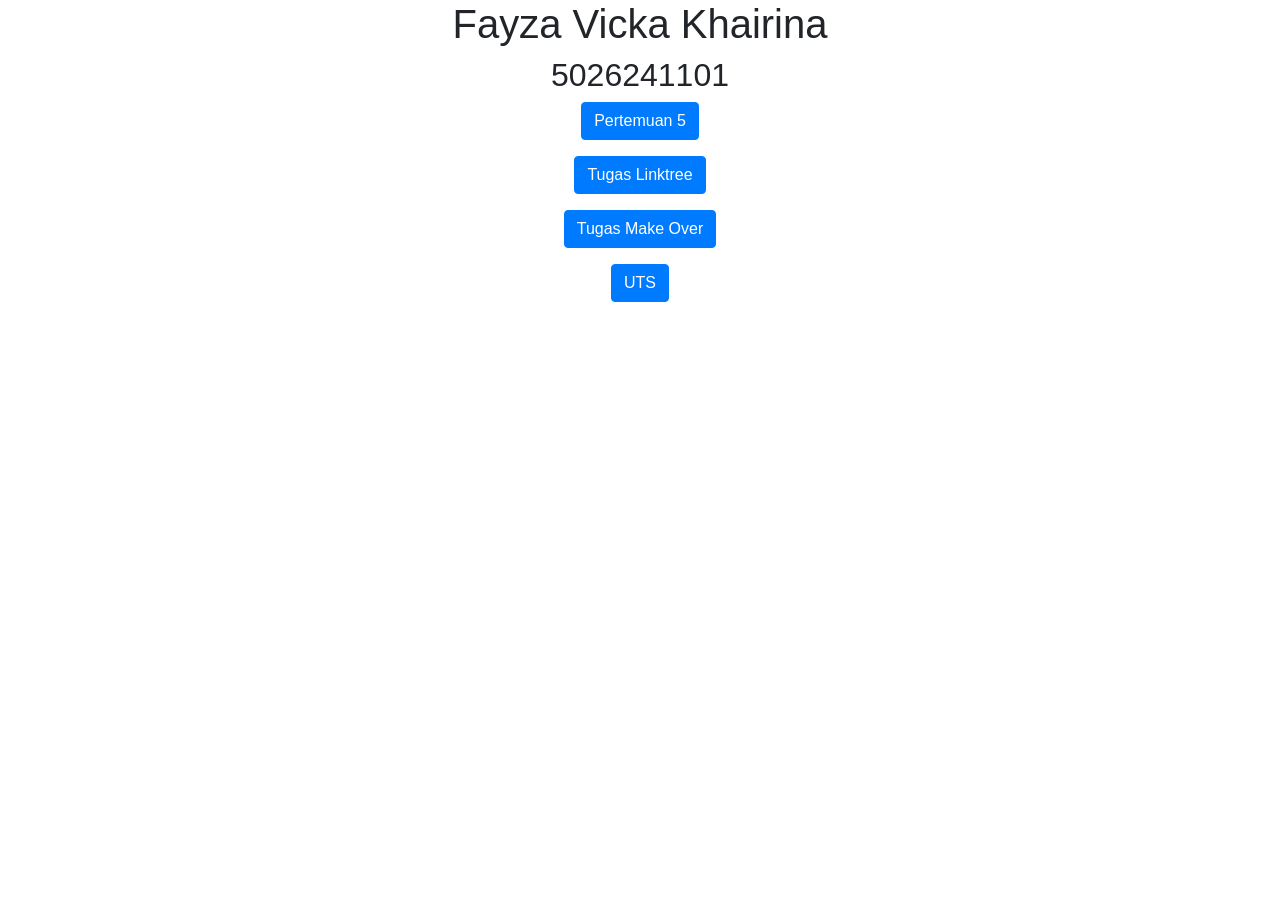
<file: index.html>
<!DOCTYPE html>
<html lang="en">

<head>
    <title>5026241101</title>
    <meta charset="utf-8">
    <meta name="viewport" content="width=device-width, initial-scale=1">
    <link rel="stylesheet" href="https://cdn.jsdelivr.net/npm/bootstrap@4.6.2/dist/css/bootstrap.min.css">
    <script src="https://cdn.jsdelivr.net/npm/jquery@3.7.1/dist/jquery.slim.min.js"></script>
    <script src="https://cdn.jsdelivr.net/npm/popper.js@1.16.1/dist/umd/popper.min.js"></script>
    <script src="https://cdn.jsdelivr.net/npm/bootstrap@4.6.2/dist/js/bootstrap.bundle.min.js"></script>
</head>

<body>

    <div class="container">
        <center>
            <h1>Fayza Vicka Khairina</h1>
            <h2>5026241101</h2>
            <p><a href="pertemuan5.html" target="_blank"><button class="btn btn-primary">Pertemuan 5</button></a></p>
            <p><a href="linktree.html" target="_blank"><button class="btn btn-primary">Tugas Linktree</button></a></p>
            <p><a href="TUGAS ETS/tugas_ets.html" target="_blank"><button class="btn btn-primary">Tugas Make Over</button></a></p>
            <p><a href="ETS/5026241101.html" target="_blank"><button class="btn btn-primary">UTS</button></a></p>
        </center>
    </div>

</body>

</html>
</file>
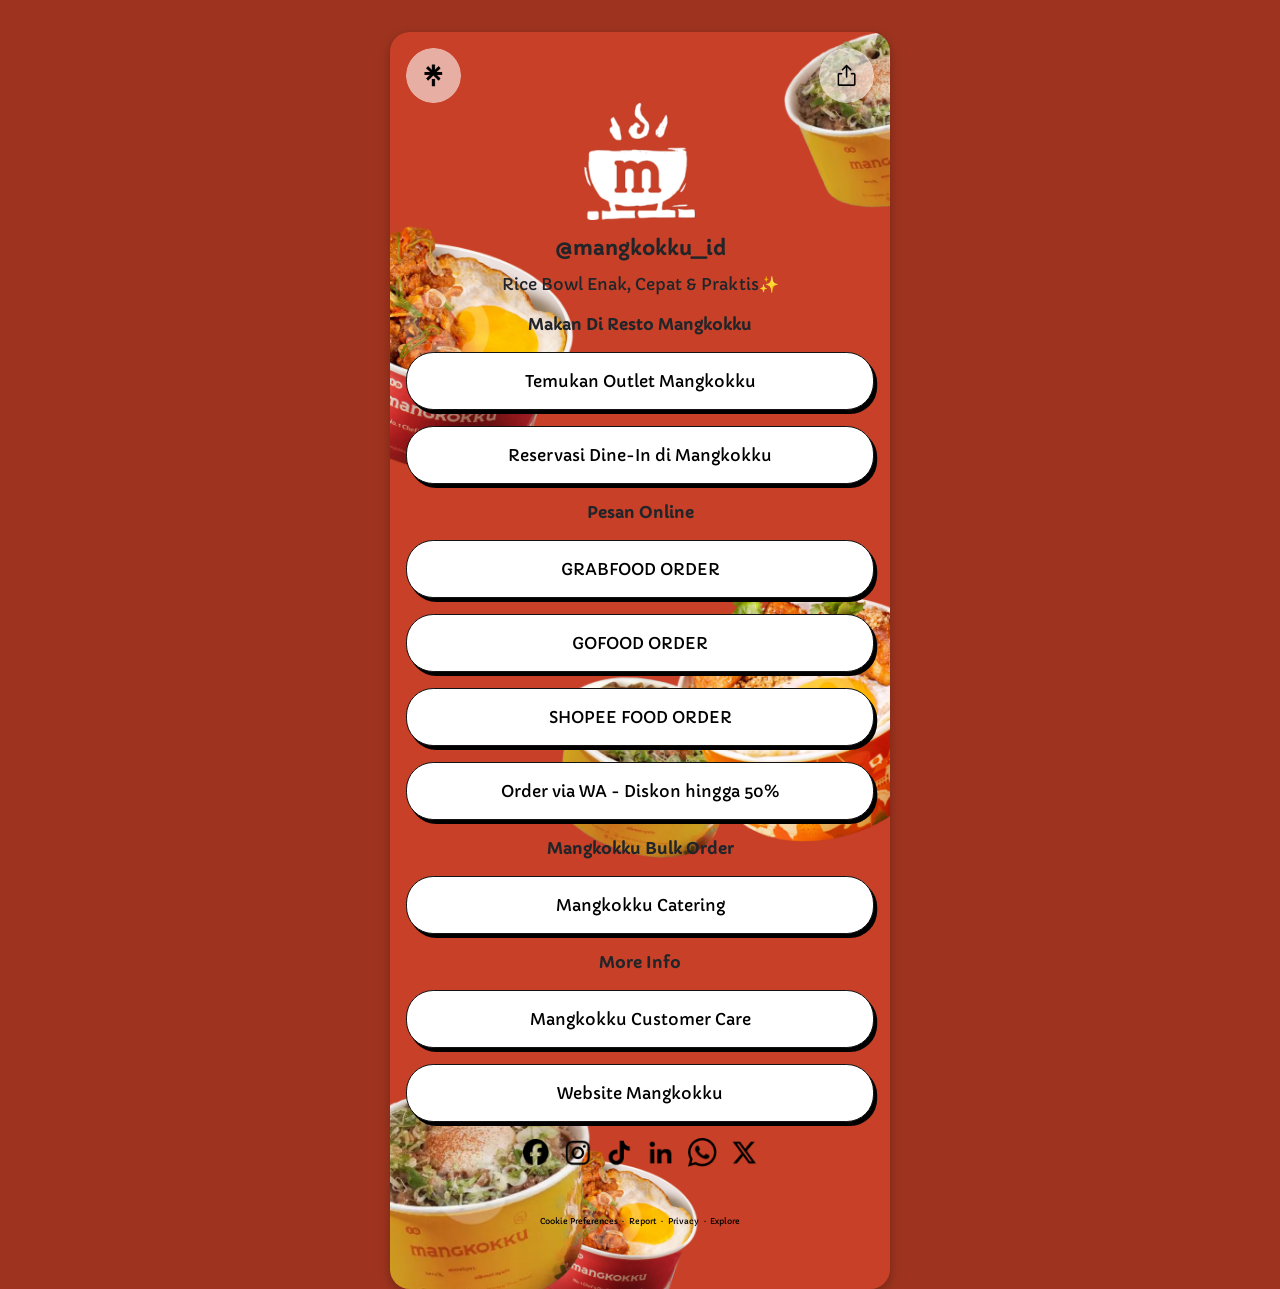
<file: linktree.html>
<!DOCTYPE html>
<html lang="en">

<head>
    <meta charset="utf-8">
    <meta name="viewport" content="width=device-width, initial-scale=0.6">
    <title>Tugas Linktree Fayza Vicka Khairina</title>

    <link href="https://fonts.googleapis.com/css2?family=Capriola&family=Inter:wght@400;700&display=swap" rel="stylesheet">
    <link rel="stylesheet" href="https://cdn.jsdelivr.net/npm/bootstrap@4.6.2/dist/css/bootstrap.min.css">

    <style>
        * {
            margin: 0;
            padding: 0;
        }

        body {
            font-family: 'Capriola', 'Inter', sans-serif;
            background-color: #9E341F;
            background-attachment: fixed;
            padding-top: 2rem;
        }

        .main-container {
            max-width: 31.25rem;
            margin: 0 auto;
            border-radius: 1.25rem;
            overflow: hidden;
            box-shadow: 0 0.25rem 0.625rem 0.125rem rgba(0, 0, 0, 0.2);
            position: relative;
        }

        .bg-image {
            width: 100%;
            display: block;
        }

        .content-overlay {
            position: absolute;
            top: 0;
            left: 0;
            width: 100%;
            height: 100%;
            overflow-y: auto;
            padding: 1rem;
        }

        .btn-custom {
            background-color: #FFFFFF;
            border: 0.09rem solid #121212;
            color: #000000;
            border-radius: 1.7rem;
            margin-bottom: 0.625rem;
            padding: 1rem 1.25rem;
            box-shadow: 0.2rem 0.25rem 0rem rgba(0, 0, 0, 100);
        }

        .btn-custom:hover {
            background-color: #e6e6e6;
            box-shadow: 0.2rem 0.25rem 0rem rgba(0, 0, 0, 100);
        }

        .social-icon img {
            width: 1.8rem;
            height: 1.8rem;
            transition: transform 0.12s ease;
        }

        .social-icon img:hover {
            transform: scale(1.1);
        }

        .footer-link {
            color: #000000;
            font-size: 0.5rem;
            text-decoration: none;
            border-bottom: 0.1rem solid transparent;
        }

        .footer-link:hover {
            color: #000000;
            border-bottom: 0.1rem solid #000000;
            text-decoration: none;
        }

        .footer-dot {
            color: #000000;
            font-size: 0.5rem;
        }
        
    </style>

    <script src="https://cdn.jsdelivr.net/npm/jquery@3.7.1/dist/jquery.slim.min.js"></script>
    <script src="https://cdn.jsdelivr.net/npm/popper.js@1.16.1/dist/umd/popper.min.js"></script>
    <script src="https://cdn.jsdelivr.net/npm/bootstrap@4.6.2/dist/js/bootstrap.bundle.min.js"></script>
</head>

<body>

    <div class="main-container">

        <!-- Gambar Background -->
        <img src="assets/img/bg mangkokku fix ril.png" alt="Background" class="bg-image">
        <div class="content-overlay">

            <!-- Header -->
            <div class="row">
                <div class="col text-left">
                    <img src="assets/img/linktree button.png" alt="Left Button" class="w-25 rounded-circle" style="cursor: pointer;">
                </div>
                <div class="col text-right">
                    <img src="assets/img/share button.png" alt="Right Button" class="w-25 rounded-circle" style="cursor: pointer;">
                </div>
            </div>

            <!-- Profil + Tombol -->
            <div class="text-center">
                <img src="assets/img/logo mangkokku.png" class="w-25 rounded" alt="...">
                <p></p>
                <h5 class="card-title font-weight-bold">@mangkokku_id</h5>
                <p class="card-text">Rice Bowl Enak, Cepat & Praktis✨</p>
                <p class="card-text font-weight-bold">Makan Di Resto Mangkokku</p>
                <button type="button" class="btn btn-custom btn-block">Temukan Outlet Mangkokku</button>
                <p></p>
                <button type="button" class="btn btn-custom btn-block">Reservasi Dine-In di Mangkokku</button>
                <p></p>
                <p class="card-text font-weight-bold">Pesan Online</p>
                <button type="button" class="btn btn-custom btn-block">GRABFOOD ORDER</button>
                <p></p>
                <button type="button" class="btn btn-custom btn-block">GOFOOD ORDER</button>
                <p></p>
                <button type="button" class="btn btn-custom btn-block">SHOPEE FOOD ORDER</button>
                <p></p>
                <button type="button" class="btn btn-custom btn-block">Order via WA - Diskon hingga 50%</button>
                <p></p>
                <p class="card-text font-weight-bold">Mangkokku Bulk Order</p>
                <button type="button" class="btn btn-custom btn-block">Mangkokku Catering</button>
                <p></p>
                <p class="card-text font-weight-bold">More Info</p>
                <button type="button" class="btn btn-custom btn-block">Mangkokku Customer Care
                </button>
                <p></p>
                <button type="button" class="btn btn-custom btn-block">Website Mangkokku</button>
                <p></p>

                <!-- Social Media -->
                <div class="row justify-content-center mt-2 mb-5">
                    <div class="col-auto">
                        <div class="d-flex justify-content-center" style="gap: 0.8rem;">
                            <a href="#" class="social-icon"><img src="assets/img/facebook.png" alt="Facebook"></a>
                            <a href="#" class="social-icon"><img src="assets/img/instagram.png" alt="Instagram"></a>
                            <a href="#" class="social-icon"><img src="assets/img/tiktok.png" alt="TikTok"></a>
                            <a href="#" class="social-icon"><img src="assets/img/linkedin.png" alt="LinkedIn"></a>
                            <a href="#" class="social-icon"><img src="assets/img/whatsapp.png" alt="WhatsApp"></a>
                            <a href="#" class="social-icon"><img src="assets/img/x.png" alt="X"></a>
                        </div>
                    </div>
                </div>

                <!-- Footer -->
                <div class="row justify-content-center mt-1">
                    <div class="col-auto">
                        <div class="d-flex justify-content-center flex-wrap" style="gap: 0.3rem;">
                            <a href="#" class="footer-link">Cookie Preferences</a>
                            <span class="footer-dot">·</span>
                            <a href="#" class="footer-link">Report</a>
                            <span class="footer-dot">·</span>
                            <a href="#" class="footer-link">Privacy</a>
                            <span class="footer-dot">·</span>
                            <a href="#" class="footer-link">Explore</a>
                        </div>
                    </div>
                </div>

            </div>
        </div>
    </div>

</body>

</html>
</file>
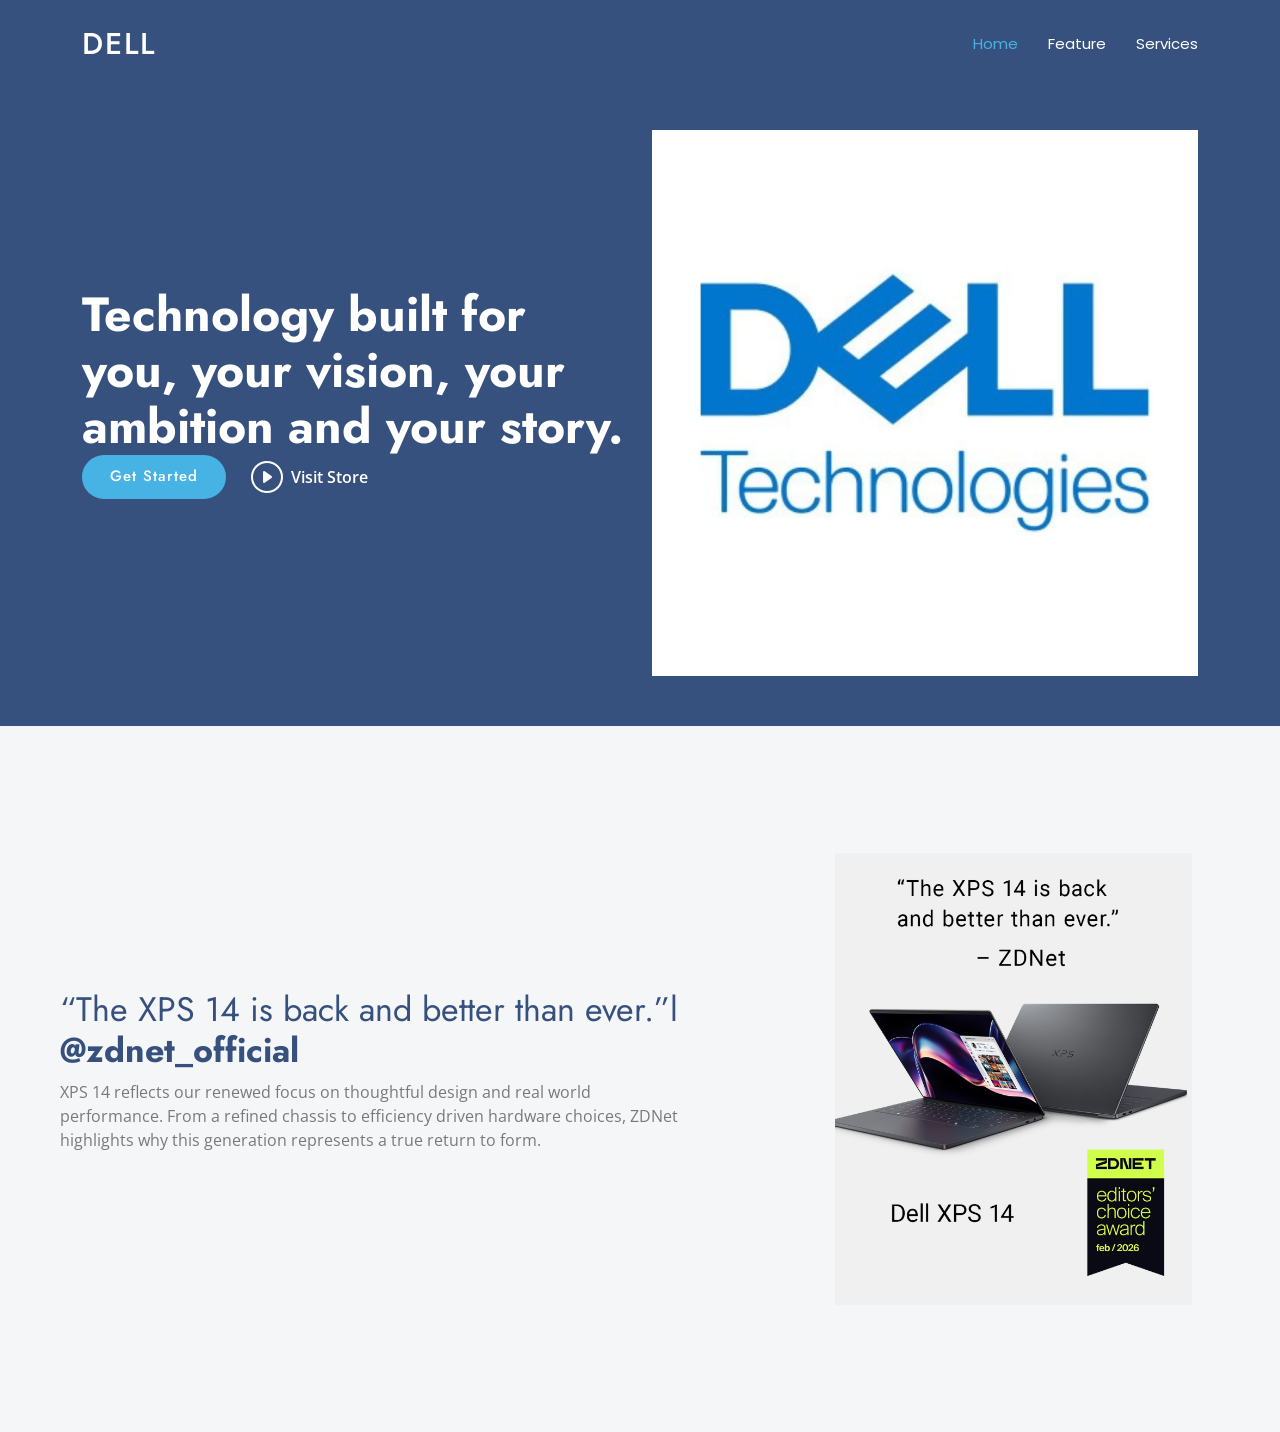
<file: pertemuan5.html>
<!DOCTYPE html>
<html lang="en">

<head>
    <meta charset="utf-8">
    <meta content="width=device-width, initial-scale=1.0" name="viewport">
    <title>DELL</title>
    <meta name="description" content="">
    <meta name="keywords" content="">

    <!-- Favicons -->
    <link href="assets/img/favicon.png" rel="icon">
    <link href="assets/img/apple-touch-icon.png" rel="apple-touch-icon">

    <!-- Fonts -->
    <link href="https://fonts.googleapis.com" rel="preconnect">
    <link href="https://fonts.gstatic.com" rel="preconnect" crossorigin>
    <link
        href="https://fonts.googleapis.com/css2?family=Open+Sans:ital,wght@0,300;0,400;0,500;0,600;0,700;0,800;1,300;1,400;1,500;1,600;1,700;1,800&family=Poppins:ital,wght@0,100;0,200;0,300;0,400;0,500;0,600;0,700;0,800;0,900;1,100;1,200;1,300;1,400;1,500;1,600;1,700;1,800;1,900&family=Jost:ital,wght@0,100;0,200;0,300;0,400;0,500;0,600;0,700;0,800;0,900;1,100;1,200;1,300;1,400;1,500;1,600;1,700;1,800;1,900&display=swap"
        rel="stylesheet">

    <!-- Vendor CSS Files -->
    <link href="assets/vendor/bootstrap/css/bootstrap.min.css" rel="stylesheet">
    <link href="assets/vendor/bootstrap-icons/bootstrap-icons.css" rel="stylesheet">
    <link href="assets/vendor/aos/aos.css" rel="stylesheet">
    <link href="assets/vendor/glightbox/css/glightbox.min.css" rel="stylesheet">
    <link href="assets/vendor/swiper/swiper-bundle.min.css" rel="stylesheet">

    <!-- Main CSS File -->
    <link href="assets/css/main.css" rel="stylesheet">

    <!-- =======================================================
  * Template Name: Arsha
  * Template URL: https://bootstrapmade.com/arsha-free-bootstrap-html-template-corporate/
  * Updated: Feb 22 2025 with Bootstrap v5.3.3
  * Author: BootstrapMade.com
  * License: https://bootstrapmade.com/license/
  ======================================================== -->
</head>

<body class="index-page">



    <header id="header" class="header d-flex align-items-center fixed-top">
        <div class="container-fluid container-xl position-relative d-flex align-items-center">

            <a href="index.html" class="logo d-flex align-items-center me-auto">
                <!-- Uncomment the line below if you also wish to use an image logo -->
                <!-- <img src="assets/img/logo.webp" alt=""> -->
                <h1 class="sitename">DELL</h1>
            </a>

            <nav id="navmenu" class="navmenu">
                <ul>
                    <li><a href="#hero" class="active">Home</a></li>
                    <li><a href="#why-us">Feature</a></li>
                    <li><a href="#services">Services</a></li>
                </ul>
                <i class="mobile-nav-toggle d-xl-none bi bi-list"></i>
            </nav>

        </div>
    </header>

    <main class="main">
        <!-- Hero Section -->
        <section id="hero" class="hero section dark-background">

            <div class="container">
                <div class="row gy-4">
                    <div class="col-lg-6 order-2 order-lg-1 d-flex flex-column justify-content-center"
                        data-aos="zoom-out">
                        <h1>Technology built for you, your vision, your ambition and your story. </h1>
                
                        <div class="d-flex">
                            <a href="#about" class="btn-get-started">Get Started</a>
                            <a href="https://visitstore.bio/dell?tab=ig"
                                class="glightbox btn-watch-video d-flex align-items-center"><i
                                    class="bi bi-play-circle"></i><span>Visit Store</span></a>
                        </div>
                    </div>
                    <div class="col-lg-6 order-1 order-lg-2 hero-img" data-aos="zoom-out" data-aos-delay="200">
                        <img src="assets/img/logo_dell.jpg" class="img-fluid animated" alt="">
                    </div>
                </div>
            </div>
        </section><!-- /Hero Section -->

<!-- Why Us Section -->
        <section id="why-us" class="section why-us light-background" data-builder="section">

            <div class="container-fluid">

                <div class="row gy-4">

                    <div class="col-lg-7 d-flex flex-column justify-content-center order-2 order-lg-1">

                        <div class="content px-xl-5" data-aos="fade-up" data-aos-delay="100">
                            <h3><span>“The XPS 14 is back and better than ever.”l</strong>
                                </span><strong>@zdnet_official</strong></h3>
                            <p>
                                XPS 14 reflects our renewed focus on thoughtful design and real world performance. From
                                a refined chassis to efficiency driven hardware choices, ZDNet highlights why this
                                generation represents a true return to form.

                            </p>
                        </div>
                    </div>

                    <div class="col-lg-5 order-1 order-lg-2 why-us-img">
                        <img src="assets/img/laptopdell.png" class="img-fluid" alt="" data-aos="zoom-in"
                            data-aos-delay="100">
                    </div>
                </div>

            </div>

        </section><!-- /Why Us Section -->
    </main>
    <!-- Scroll Top -->
    <a href="#" id="scroll-top" class="scroll-top d-flex align-items-center justify-content-center"><i
            class="bi bi-arrow-up-short"></i></a>

    <!-- Preloader -->
    <div id="preloader"></div>

    <!-- Vendor JS Files -->
    <script src="assets/vendor/bootstrap/js/bootstrap.bundle.min.js"></script>
    <script src="assets/vendor/php-email-form/validate.js"></script>
    <script src="assets/vendor/aos/aos.js"></script>
    <script src="assets/vendor/glightbox/js/glightbox.min.js"></script>
    <script src="assets/vendor/swiper/swiper-bundle.min.js"></script>
    <script src="assets/vendor/waypoints/noframework.waypoints.js"></script>
    <script src="assets/vendor/imagesloaded/imagesloaded.pkgd.min.js"></script>
    <script src="assets/vendor/isotope-layout/isotope.pkgd.min.js"></script>

    <!-- Main JS File -->
    <script src="assets/js/main.js"></script>

</body>

</html>
</file>
<file: assets/css/main.css>
/**
* Template Name: Arsha
* Template URL: https://bootstrapmade.com/arsha-free-bootstrap-html-template-corporate/
* Updated: Feb 22 2025 with Bootstrap v5.3.3
* Author: BootstrapMade.com
* License: https://bootstrapmade.com/license/
*/

/*--------------------------------------------------------------
# Font & Color Variables
# Help: https://bootstrapmade.com/color-system/
--------------------------------------------------------------*/
/* Fonts */
:root {
  --default-font: "Open Sans",  system-ui, -apple-system, "Segoe UI", Roboto, "Helvetica Neue", Arial, "Noto Sans", "Liberation Sans", sans-serif, "Apple Color Emoji", "Segoe UI Emoji", "Segoe UI Symbol", "Noto Color Emoji";
  --heading-font: "Jost",  sans-serif;
  --nav-font: "Poppins",  sans-serif;
}

/* Global Colors - The following color variables are used throughout the website. Updating them here will change the color scheme of the entire website */
:root { 
  --background-color: #ffffff; /* Background color for the entire website, including individual sections */
  --default-color: #444444; /* Default color used for the majority of the text content across the entire website */
  --heading-color: #37517e; /* Color for headings, subheadings and title throughout the website */
  --accent-color: #47b2e4; /* Accent color that represents your brand on the website. It's used for buttons, links, and other elements that need to stand out */
  --surface-color: #ffffff; /* The surface color is used as a background of boxed elements within sections, such as cards, icon boxes, or other elements that require a visual separation from the global background. */
  --contrast-color: #ffffff; /* Contrast color for text, ensuring readability against backgrounds of accent, heading, or default colors. */
}

/* Nav Menu Colors - The following color variables are used specifically for the navigation menu. They are separate from the global colors to allow for more customization options */
:root {
  --nav-color: #ffffff;  /* The default color of the main navmenu links */
  --nav-hover-color: #47b2e4; /* Applied to main navmenu links when they are hovered over or active */
  --nav-mobile-background-color: #ffffff; /* Used as the background color for mobile navigation menu */
  --nav-dropdown-background-color: #ffffff; /* Used as the background color for dropdown items that appear when hovering over primary navigation items */
  --nav-dropdown-color: #444444; /* Used for navigation links of the dropdown items in the navigation menu. */
  --nav-dropdown-hover-color: #47b2e4; /* Similar to --nav-hover-color, this color is applied to dropdown navigation links when they are hovered over. */
}

/* Color Presets - These classes override global colors when applied to any section or element, providing reuse of the sam color scheme. */

.light-background {
  --background-color: #f5f6f8;
  --surface-color: #ffffff;
}

.dark-background {
  --background-color: #37517e;
  --default-color: #ffffff;
  --heading-color: #ffffff;
  --surface-color: #4668a2;
  --contrast-color: #ffffff;
}

/* Smooth scroll */
:root {
  scroll-behavior: smooth;
}

/*--------------------------------------------------------------
# General Styling & Shared Classes
--------------------------------------------------------------*/
body {
  color: var(--default-color);
  background-color: var(--background-color);
  font-family: var(--default-font);
}

a {
  color: var(--accent-color);
  text-decoration: none;
  transition: 0.3s;
}

a:hover {
  color: color-mix(in srgb, var(--accent-color), transparent 25%);
  text-decoration: none;
}

h1,
h2,
h3,
h4,
h5,
h6 {
  color: var(--heading-color);
  font-family: var(--heading-font);
}

/* PHP Email Form Messages
------------------------------*/
.php-email-form .error-message {
  display: none;
  background: #df1529;
  color: #ffffff;
  text-align: left;
  padding: 15px;
  margin-bottom: 24px;
  font-weight: 600;
}

.php-email-form .sent-message {
  display: none;
  color: #ffffff;
  background: #059652;
  text-align: center;
  padding: 15px;
  margin-bottom: 24px;
  font-weight: 600;
}

.php-email-form .loading {
  display: none;
  background: var(--surface-color);
  text-align: center;
  padding: 15px;
  margin-bottom: 24px;
}

.php-email-form .loading:before {
  content: "";
  display: inline-block;
  border-radius: 50%;
  width: 24px;
  height: 24px;
  margin: 0 10px -6px 0;
  border: 3px solid var(--accent-color);
  border-top-color: var(--surface-color);
  animation: php-email-form-loading 1s linear infinite;
}

@keyframes php-email-form-loading {
  0% {
    transform: rotate(0deg);
  }

  100% {
    transform: rotate(360deg);
  }
}

/*--------------------------------------------------------------
# Global Header
--------------------------------------------------------------*/
.header {
  --background-color: #3d4d6a;
  --heading-color: #ffffff;
  color: var(--default-color);
  background-color: var(--background-color);
  padding: 15px 0;
  transition: all 0.5s;
  z-index: 997;
}

.header .logo {
  line-height: 1;
}

.header .logo img {
  max-height: 36px;
  margin-right: 8px;
}

.header .logo h1 {
  font-size: 30px;
  margin: 0;
  font-weight: 500;
  color: var(--heading-color);
  letter-spacing: 2px;
  text-transform: uppercase;
}

.header .btn-getstarted,
.header .btn-getstarted:focus {
  color: var(--contrast-color);
  background: var(--accent-color);
  font-size: 14px;
  padding: 8px 25px;
  margin: 0 0 0 30px;
  border-radius: 50px;
  transition: 0.3s;
}

.header .btn-getstarted:hover,
.header .btn-getstarted:focus:hover {
  color: var(--contrast-color);
  background: color-mix(in srgb, var(--accent-color), transparent 15%);
}

@media (max-width: 1200px) {
  .header .logo {
    order: 1;
  }

  .header .btn-getstarted {
    order: 2;
    margin: 0 15px 0 0;
    padding: 6px 15px;
  }

  .header .navmenu {
    order: 3;
  }
}

/* Index Page Header
------------------------------*/
.index-page .header {
  --background-color: rgba(255, 255, 255, 0);
  --heading-color: #ffffff;
  --nav-color: #ffffff;
}

/* Index Page Header on Scroll
------------------------------*/
.index-page.scrolled .header {
  --background-color: rgba(40, 58, 90, 0.9);
}

/*--------------------------------------------------------------
# Navigation Menu
--------------------------------------------------------------*/
/* Desktop Navigation */
@media (min-width: 1200px) {
  .navmenu {
    padding: 0;
  }

  .navmenu ul {
    margin: 0;
    padding: 0;
    display: flex;
    list-style: none;
    align-items: center;
  }

  .navmenu li {
    position: relative;
  }

  .navmenu a,
  .navmenu a:focus {
    color: var(--nav-color);
    padding: 18px 15px;
    font-size: 15px;
    font-family: var(--nav-font);
    font-weight: 400;
    display: flex;
    align-items: center;
    justify-content: space-between;
    white-space: nowrap;
    transition: 0.3s;
  }

  .navmenu a i,
  .navmenu a:focus i {
    font-size: 12px;
    line-height: 0;
    margin-left: 5px;
    transition: 0.3s;
  }

  .navmenu li:last-child a {
    padding-right: 0;
  }

  .navmenu li:hover>a,
  .navmenu .active,
  .navmenu .active:focus {
    color: var(--nav-hover-color);
  }

  .navmenu .dropdown ul {
    margin: 0;
    padding: 10px 0;
    background: var(--nav-dropdown-background-color);
    display: block;
    position: absolute;
    visibility: hidden;
    left: 14px;
    top: 130%;
    opacity: 0;
    transition: 0.3s;
    border-radius: 4px;
    z-index: 99;
    box-shadow: 0px 0px 30px rgba(0, 0, 0, 0.1);
  }

  .navmenu .dropdown ul li {
    min-width: 200px;
  }

  .navmenu .dropdown ul a {
    padding: 10px 20px;
    font-size: 15px;
    text-transform: none;
    color: var(--nav-dropdown-color);
  }

  .navmenu .dropdown ul a i {
    font-size: 12px;
  }

  .navmenu .dropdown ul a:hover,
  .navmenu .dropdown ul .active:hover,
  .navmenu .dropdown ul li:hover>a {
    color: var(--nav-dropdown-hover-color);
  }

  .navmenu .dropdown:hover>ul {
    opacity: 1;
    top: 100%;
    visibility: visible;
  }

  .navmenu .dropdown .dropdown ul {
    top: 0;
    left: -90%;
    visibility: hidden;
  }

  .navmenu .dropdown .dropdown:hover>ul {
    opacity: 1;
    top: 0;
    left: -100%;
    visibility: visible;
  }

  .navmenu .megamenu {
    position: static;
  }

  .navmenu .megamenu ul {
    margin: 0;
    padding: 10px;
    background: var(--nav-dropdown-background-color);
    box-shadow: 0px 0px 20px rgba(0, 0, 0, 0.1);
    position: absolute;
    top: 130%;
    left: 0;
    right: 0;
    visibility: hidden;
    opacity: 0;
    display: flex;
    transition: 0.3s;
    border-radius: 4px;
    z-index: 99;
  }

  .navmenu .megamenu ul li {
    flex: 1;
  }

  .navmenu .megamenu ul li a,
  .navmenu .megamenu ul li:hover>a {
    padding: 10px 20px;
    font-size: 15px;
    color: var(--nav-dropdown-color);
  }

  .navmenu .megamenu ul li a:hover,
  .navmenu .megamenu ul li .active,
  .navmenu .megamenu ul li .active:hover {
    color: var(--nav-dropdown-hover-color);
  }

  .navmenu .megamenu:hover>ul {
    opacity: 1;
    top: 100%;
    visibility: visible;
  }

  .navmenu .dd-box-shadow {
    box-shadow: 0px 0px 30px rgba(0, 0, 0, 0.1);
  }
}

/* Mobile Navigation */
@media (max-width: 1199px) {
  .mobile-nav-toggle {
    color: var(--nav-color);
    font-size: 28px;
    line-height: 0;
    margin-right: 10px;
    cursor: pointer;
    transition: color 0.3s;
  }

  .navmenu {
    padding: 0;
    z-index: 9997;
  }

  .navmenu ul {
    display: none;
    list-style: none;
    position: absolute;
    inset: 60px 20px 20px 20px;
    padding: 10px 0;
    margin: 0;
    border-radius: 6px;
    background-color: var(--nav-mobile-background-color);
    overflow-y: auto;
    transition: 0.3s;
    z-index: 9998;
    box-shadow: 0px 0px 30px rgba(0, 0, 0, 0.1);
  }

  .navmenu a,
  .navmenu a:focus {
    color: var(--nav-dropdown-color);
    padding: 10px 20px;
    font-family: var(--nav-font);
    font-size: 17px;
    font-weight: 500;
    display: flex;
    align-items: center;
    justify-content: space-between;
    white-space: nowrap;
    transition: 0.3s;
  }

  .navmenu a i,
  .navmenu a:focus i {
    font-size: 12px;
    line-height: 0;
    margin-left: 5px;
    width: 30px;
    height: 30px;
    display: flex;
    align-items: center;
    justify-content: center;
    border-radius: 50%;
    transition: 0.3s;
    background-color: color-mix(in srgb, var(--accent-color), transparent 90%);
  }

  .navmenu a i:hover,
  .navmenu a:focus i:hover {
    background-color: var(--accent-color);
    color: var(--contrast-color);
  }

  .navmenu a:hover,
  .navmenu .active,
  .navmenu .active:focus {
    color: var(--nav-dropdown-hover-color);
  }

  .navmenu .active i,
  .navmenu .active:focus i {
    background-color: var(--accent-color);
    color: var(--contrast-color);
    transform: rotate(180deg);
  }

  .navmenu .dropdown ul {
    position: static;
    display: none;
    z-index: 99;
    padding: 10px 0;
    margin: 10px 20px;
    background-color: var(--nav-dropdown-background-color);
    border: 1px solid color-mix(in srgb, var(--default-color), transparent 90%);
    box-shadow: none;
    transition: all 0.5s ease-in-out;
  }

  .navmenu .dropdown ul ul {
    background-color: rgba(33, 37, 41, 0.1);
  }

  .navmenu .dropdown>.dropdown-active {
    display: block;
    background-color: rgba(33, 37, 41, 0.03);
  }

  .mobile-nav-active {
    overflow: hidden;
  }

  .mobile-nav-active .mobile-nav-toggle {
    color: #fff;
    position: absolute;
    font-size: 32px;
    top: 15px;
    right: 15px;
    margin-right: 0;
    z-index: 9999;
  }

  .mobile-nav-active .navmenu {
    position: fixed;
    overflow: hidden;
    inset: 0;
    background: rgba(33, 37, 41, 0.8);
    transition: 0.3s;
  }

  .mobile-nav-active .navmenu>ul {
    display: block;
  }
}

/*--------------------------------------------------------------
# Global Footer
--------------------------------------------------------------*/
.footer {
  color: var(--default-color);
  background-color: var(--background-color);
  font-size: 14px;
  padding-bottom: 50px;
  position: relative;
}

.footer .footer-newsletter {
  background-color: color-mix(in srgb, var(--heading-color), transparent 95%);
  padding: 50px 0;
}

.footer .footer-newsletter h4 {
  font-size: 24px;
}

.footer .footer-newsletter .newsletter-form {
  margin-top: 30px;
  margin-bottom: 15px;
  padding: 6px 8px;
  position: relative;
  background-color: color-mix(in srgb, var(--background-color), transparent 50%);
  border: 1px solid color-mix(in srgb, var(--default-color), transparent 90%);
  box-shadow: 0px 2px 25px rgba(0, 0, 0, 0.1);
  display: flex;
  transition: 0.3s;
  border-radius: 50px;
}

.footer .footer-newsletter .newsletter-form:focus-within {
  border-color: var(--accent-color);
}

.footer .footer-newsletter .newsletter-form input[type=email] {
  border: 0;
  padding: 4px;
  width: 100%;
  background-color: color-mix(in srgb, var(--background-color), transparent 50%);
  color: var(--default-color);
}

.footer .footer-newsletter .newsletter-form input[type=email]:focus-visible {
  outline: none;
}

.footer .footer-newsletter .newsletter-form input[type=submit] {
  border: 0;
  font-size: 16px;
  padding: 0 20px;
  margin: -7px -8px -7px 0;
  background: var(--accent-color);
  color: var(--contrast-color);
  transition: 0.3s;
  border-radius: 50px;
}

.footer .footer-newsletter .newsletter-form input[type=submit]:hover {
  background: color-mix(in srgb, var(--accent-color), transparent 20%);
}

.footer .footer-top {
  padding-top: 50px;
}

.footer .social-links a {
  display: flex;
  align-items: center;
  justify-content: center;
  width: 40px;
  height: 40px;
  border-radius: 50%;
  border: 1px solid color-mix(in srgb, var(--default-color), transparent 50%);
  font-size: 16px;
  color: color-mix(in srgb, var(--default-color), transparent 20%);
  margin-right: 10px;
  transition: 0.3s;
}

.footer .social-links a:hover {
  color: var(--accent-color);
  border-color: var(--accent-color);
}

.footer h4 {
  font-size: 16px;
  font-weight: bold;
  position: relative;
  padding-bottom: 12px;
}

.footer .footer-links {
  margin-bottom: 30px;
}

.footer .footer-links ul {
  list-style: none;
  padding: 0;
  margin: 0;
}

.footer .footer-links ul i {
  margin-right: 3px;
  font-size: 12px;
  line-height: 0;
  color: var(--accent-color);
}

.footer .footer-links ul li {
  padding: 10px 0;
  display: flex;
  align-items: center;
}

.footer .footer-links ul li:first-child {
  padding-top: 0;
}

.footer .footer-links ul a {
  display: inline-block;
  color: color-mix(in srgb, var(--default-color), transparent 20%);
  line-height: 1;
}

.footer .footer-links ul a:hover {
  color: var(--accent-color);
}

.footer .footer-about a {
  color: var(--heading-color);
  font-size: 28px;
  font-weight: 600;
  text-transform: uppercase;
  font-family: var(--heading-font);
}

.footer .footer-contact p {
  margin-bottom: 5px;
}

.footer .copyright {
  padding-top: 25px;
  padding-bottom: 25px;
  border-top: 1px solid color-mix(in srgb, var(--default-color), transparent 90%);
}

.footer .copyright p {
  margin-bottom: 0;
}

.footer .credits {
  margin-top: 6px;
  font-size: 13px;
}

/*--------------------------------------------------------------
# Preloader
--------------------------------------------------------------*/
#preloader {
  position: fixed;
  inset: 0;
  z-index: 999999;
  overflow: hidden;
  background: var(--background-color);
  transition: all 0.6s ease-out;
}

#preloader:before {
  content: "";
  position: fixed;
  top: calc(50% - 30px);
  left: calc(50% - 30px);
  border: 6px solid #ffffff;
  border-color: var(--accent-color) transparent var(--accent-color) transparent;
  border-radius: 50%;
  width: 60px;
  height: 60px;
  animation: animate-preloader 1.5s linear infinite;
}

@keyframes animate-preloader {
  0% {
    transform: rotate(0deg);
  }

  100% {
    transform: rotate(360deg);
  }
}

/*--------------------------------------------------------------
# Scroll Top Button
--------------------------------------------------------------*/
.scroll-top {
  position: fixed;
  visibility: hidden;
  opacity: 0;
  right: 15px;
  bottom: -15px;
  z-index: 99999;
  background-color: var(--accent-color);
  width: 44px;
  height: 44px;
  border-radius: 50px;
  transition: all 0.4s;
}

.scroll-top i {
  font-size: 24px;
  color: var(--contrast-color);
  line-height: 0;
}

.scroll-top:hover {
  background-color: color-mix(in srgb, var(--accent-color), transparent 20%);
  color: var(--contrast-color);
}

.scroll-top.active {
  visibility: visible;
  opacity: 1;
  bottom: 15px;
}

/*--------------------------------------------------------------
# Disable aos animation delay on mobile devices
--------------------------------------------------------------*/
@media screen and (max-width: 768px) {
  [data-aos-delay] {
    transition-delay: 0 !important;
  }
}

/*--------------------------------------------------------------
# Global Page Titles & Breadcrumbs
--------------------------------------------------------------*/
.page-title {
  --background-color: color-mix(in srgb, var(--default-color), transparent 96%);
  color: var(--default-color);
  background-color: var(--background-color);
  padding: 20px 0;
  position: relative;
}

.page-title h1 {
  font-size: 28px;
  font-weight: 700;
  margin: 0;
}

.page-title .breadcrumbs ol {
  display: flex;
  flex-wrap: wrap;
  list-style: none;
  padding: 0 0 10px 0;
  margin: 0;
  font-size: 14px;
}

.page-title .breadcrumbs ol li+li {
  padding-left: 10px;
}

.page-title .breadcrumbs ol li+li::before {
  content: "/";
  display: inline-block;
  padding-right: 10px;
  color: color-mix(in srgb, var(--default-color), transparent 70%);
}

/*--------------------------------------------------------------
# Global Sections
--------------------------------------------------------------*/
section,
.section {
  color: var(--default-color);
  background-color: var(--background-color);
  padding: 60px 0;
  scroll-margin-top: 88px;
  overflow: clip;
}

@media (max-width: 1199px) {

  section,
  .section {
    scroll-margin-top: 66px;
  }
}

/*--------------------------------------------------------------
# Global Section Titles
--------------------------------------------------------------*/
.section-title {
  text-align: center;
  padding-bottom: 60px;
  position: relative;
}

.section-title h2 {
  font-size: 32px;
  font-weight: 700;
  margin-bottom: 20px;
  padding-bottom: 20px;
  text-transform: uppercase;
  position: relative;
}

.section-title h2:before {
  content: "";
  position: absolute;
  display: block;
  width: 160px;
  height: 1px;
  background: color-mix(in srgb, var(--default-color), transparent 60%);
  left: 0;
  right: 0;
  bottom: 1px;
  margin: auto;
}

.section-title h2::after {
  content: "";
  position: absolute;
  display: block;
  width: 60px;
  height: 3px;
  background: var(--accent-color);
  left: 0;
  right: 0;
  bottom: 0;
  margin: auto;
}

.section-title p {
  margin-bottom: 0;
}

/*--------------------------------------------------------------
# Hero Section
--------------------------------------------------------------*/
.hero {
  width: 100%;
  min-height: 80vh;
  position: relative;
  padding: 120px 0 60px 0;
  display: flex;
  align-items: center;
}

.hero h1 {
  margin: 0;
  font-size: 48px;
  font-weight: 700;
  line-height: 56px;
}

.hero p {
  color: color-mix(in srgb, var(--default-color), transparent 30%);
  margin: 5px 0 30px 0;
  font-size: 22px;
  line-height: 1.3;
  font-weight: 600;
}

.hero .btn-get-started {
  color: var(--contrast-color);
  background: var(--accent-color);
  font-family: var(--heading-font);
  font-weight: 500;
  font-size: 15px;
  letter-spacing: 1px;
  display: inline-block;
  padding: 10px 28px 12px 28px;
  border-radius: 50px;
  transition: 0.5s;
}

.hero .btn-get-started:hover {
  color: var(--contrast-color);
  background: color-mix(in srgb, var(--accent-color), transparent 15%);
}

.hero .btn-watch-video {
  font-size: 16px;
  transition: 0.5s;
  margin-left: 25px;
  color: var(--default-color);
  font-weight: 600;
}

.hero .btn-watch-video i {
  color: var(--contrast-color);
  font-size: 32px;
  transition: 0.3s;
  line-height: 0;
  margin-right: 8px;
}

.hero .btn-watch-video:hover {
  color: var(--accent-color);
}

.hero .btn-watch-video:hover i {
  color: color-mix(in srgb, var(--accent-color), transparent 15%);
}

.hero .animated {
  animation: up-down 2s ease-in-out infinite alternate-reverse both;
}

@media (max-width: 640px) {
  .hero h1 {
    font-size: 28px;
    line-height: 36px;
  }

  .hero p {
    font-size: 18px;
    line-height: 24px;
    margin-bottom: 30px;
  }

  .hero .btn-get-started,
  .hero .btn-watch-video {
    font-size: 13px;
  }
}

@keyframes up-down {
  0% {
    transform: translateY(10px);
  }

  100% {
    transform: translateY(-10px);
  }
}

/*--------------------------------------------------------------
# Clients Section
--------------------------------------------------------------*/
.clients {
  padding: 12px 0;
}

.clients .swiper {
  padding: 10px 0;
}

.clients .swiper-wrapper {
  height: auto;
}

.clients .swiper-slide img {
  transition: 0.3s;
  padding: 0 10px;
}

.clients .swiper-slide img:hover {
  transform: scale(1.1);
}

/*--------------------------------------------------------------
# About Section
--------------------------------------------------------------*/
.about ul {
  list-style: none;
  padding: 0;
}

.about ul li {
  padding-bottom: 5px;
  display: flex;
  align-items: center;
}

.about ul i {
  font-size: 20px;
  padding-right: 4px;
  color: var(--accent-color);
}

.about .read-more {
  color: var(--accent-color);
  font-family: var(--heading-font);
  font-weight: 500;
  font-size: 16px;
  letter-spacing: 1px;
  padding: 8px 28px;
  border-radius: 5px;
  transition: 0.3s;
  display: inline-flex;
  align-items: center;
  justify-content: center;
  border: 2px solid var(--accent-color);
}

.about .read-more i {
  font-size: 18px;
  margin-left: 5px;
  line-height: 0;
  transition: 0.3s;
}

.about .read-more:hover {
  background: var(--accent-color);
  color: var(--contrast-color);
}

.about .read-more:hover i {
  transform: translate(5px, 0);
}

/*--------------------------------------------------------------
# Why Us Section
--------------------------------------------------------------*/
.why-us {
  padding: 30px 0;
}

.why-us .content h3 {
  font-weight: 400;
  font-size: 34px;
}

.why-us .content p {
  color: color-mix(in srgb, var(--default-color), transparent 30%);
}

.why-us .faq-container .faq-item {
  background-color: var(--surface-color);
  position: relative;
  padding: 20px;
  margin-bottom: 20px;
  box-shadow: 0px 5px 25px 0px rgba(0, 0, 0, 0.1);
  overflow: hidden;
}

.why-us .faq-container .faq-item:last-child {
  margin-bottom: 0;
}

.why-us .faq-container .faq-item h3 {
  font-weight: 500;
  font-size: 17px;
  line-height: 24px;
  margin: 0 30px 0 0;
  transition: 0.3s;
  cursor: pointer;
}

.why-us .faq-container .faq-item h3 span {
  color: var(--accent-color);
  padding-right: 5px;
  font-weight: 600;
}

.why-us .faq-container .faq-item h3:hover {
  color: var(--accent-color);
}

.why-us .faq-container .faq-item .faq-content {
  display: grid;
  grid-template-rows: 0fr;
  transition: 0.3s ease-in-out;
  visibility: hidden;
  opacity: 0;
}

.why-us .faq-container .faq-item .faq-content p {
  margin-bottom: 0;
  overflow: hidden;
}

.why-us .faq-container .faq-item .faq-icon {
  position: absolute;
  top: 22px;
  left: 20px;
  font-size: 22px;
  line-height: 0;
  transition: 0.3s;
  color: var(--accent-color);
}

.why-us .faq-container .faq-item .faq-toggle {
  position: absolute;
  top: 20px;
  right: 20px;
  font-size: 16px;
  line-height: 0;
  transition: 0.3s;
  cursor: pointer;
}

.why-us .faq-container .faq-item .faq-toggle:hover {
  color: var(--accent-color);
}

.why-us .faq-container .faq-active h3 {
  color: var(--accent-color);
}

.why-us .faq-container .faq-active .faq-content {
  grid-template-rows: 1fr;
  visibility: visible;
  opacity: 1;
  padding-top: 10px;
}

.why-us .faq-container .faq-active .faq-toggle {
  transform: rotate(90deg);
  color: var(--accent-color);
}

.why-us .why-us-img {
  display: flex;
  align-items: center;
  justify-content: center;
}

.why-us .why-us-img img {
  max-height: 70%;
}

/*--------------------------------------------------------------
# Skills Section
--------------------------------------------------------------*/
.skills .content h3 {
  font-size: 2rem;
  font-weight: 700;
}

.skills .content p {
  color: color-mix(in srgb, var(--default-color), transparent 30%);
}

.skills .content p:last-child {
  margin-bottom: 0;
}

.skills .content ul {
  list-style: none;
  padding: 0;
}

.skills .content ul li {
  padding-bottom: 10px;
}

.skills .progress {
  height: 60px;
  display: block;
  background: none;
  border-radius: 0;
}

.skills .progress .skill {
  color: var(--default-color);
  padding: 0;
  margin: 0 0 6px 0;
  text-transform: uppercase;
  display: block;
  font-weight: 600;
  font-family: var(--heading-font);
}

.skills .progress .skill .val {
  float: right;
  font-style: normal;
}

.skills .progress-bar-wrap {
  background: color-mix(in srgb, var(--heading-color), transparent 90%);
  height: 10px;
}

.skills .progress-bar {
  width: 1px;
  height: 10px;
  transition: 0.9s;
  background-color: var(--heading-color);
}

/*--------------------------------------------------------------
# Services Section
--------------------------------------------------------------*/
.services .service-item {
  background-color: var(--surface-color);
  box-shadow: 0px 5px 90px 0px rgba(0, 0, 0, 0.1);
  padding: 50px 30px;
  transition: all ease-in-out 0.4s;
  height: 100%;
}

.services .service-item .icon {
  margin-bottom: 10px;
}

.services .service-item .icon i {
  color: var(--accent-color);
  font-size: 36px;
  transition: 0.3s;
}

.services .service-item h4 {
  font-weight: 700;
  margin-bottom: 15px;
  font-size: 20px;
}

.services .service-item h4 a {
  color: var(--heading-color);
  transition: ease-in-out 0.3s;
}

.services .service-item p {
  line-height: 24px;
  font-size: 14px;
  margin-bottom: 0;
}

.services .service-item:hover {
  transform: translateY(-10px);
}

.services .service-item:hover h4 a {
  color: var(--accent-color);
}

/*--------------------------------------------------------------
# Work Process Section
--------------------------------------------------------------*/
.work-process .steps-item {
  background: var(--surface-color);
  border-radius: 20px;
  height: 100%;
  transition: all 0.3s ease-in-out;
  box-shadow: 0 5px 20px color-mix(in srgb, var(--default-color), transparent 92%);
}

.work-process .steps-item .steps-image {
  border-radius: 20px 20px 0 0;
  overflow: hidden;
}

.work-process .steps-item:hover {
  transform: translateY(-10px);
  box-shadow: 0 15px 30px color-mix(in srgb, var(--accent-color), transparent 85%);
}

.work-process .steps-item:hover .steps-number {
  background: var(--accent-color);
  color: var(--contrast-color);
}

.work-process .steps-item:hover .steps-image img {
  transform: scale(1.1);
}

.work-process .steps-image {
  position: relative;
  height: 280px;
}

.work-process .steps-image img {
  width: 100%;
  height: 100%;
  object-fit: cover;
  transition: transform 0.6s ease;
}

.work-process .steps-content {
  position: relative;
  padding: 40px 30px 30px;
}

.work-process .steps-content .steps-number {
  position: absolute;
  left: 30px;
  top: -30px;
  width: 60px;
  height: 60px;
  background: var(--accent-color);
  color: var(--contrast-color);
  border-radius: 50%;
  font-family: var(--heading-font);
  font-size: 24px;
  font-weight: 700;
  display: flex;
  align-items: center;
  justify-content: center;
  transition: all 0.3s ease-in-out;
}

.work-process .steps-content h3 {
  font-size: 24px;
  font-weight: 700;
  margin-bottom: 15px;
}

.work-process .steps-content p {
  font-size: 15px;
  color: color-mix(in srgb, var(--default-color), transparent 20%);
  margin-bottom: 25px;
}

.work-process .steps-features .feature-item {
  display: flex;
  align-items: center;
  margin-bottom: 12px;
}

.work-process .steps-features .feature-item:last-child {
  margin-bottom: 0;
}

.work-process .steps-features .feature-item i {
  color: var(--accent-color);
  font-size: 18px;
  margin-right: 10px;
}

.work-process .steps-features .feature-item span {
  font-size: 14px;
  color: color-mix(in srgb, var(--default-color), transparent 15%);
}

@media (max-width: 1199px) {
  .work-process .steps-image {
    height: 240px;
  }

  .work-process .steps-content {
    padding: 35px 25px 25px;
  }

  .work-process .steps-content h3 {
    font-size: 22px;
  }
}

@media (max-width: 991px) {
  .work-process .steps-item {
    margin-bottom: 30px;
  }

  .work-process .steps-image {
    height: 220px;
  }

  .work-process .steps-content {
    padding: 30px 20px 20px;
  }

  .work-process .steps-content .steps-number {
    width: 50px;
    height: 50px;
    font-size: 20px;
    left: 25px;
    top: -25px;
  }

  .work-process .steps-content h3 {
    font-size: 20px;
    margin-bottom: 12px;
  }

  .work-process .steps-content p {
    font-size: 14px;
    margin-bottom: 20px;
  }
}

/*--------------------------------------------------------------
# Call To Action Section
--------------------------------------------------------------*/
.call-to-action {
  padding: 120px 0;
  position: relative;
  clip-path: inset(0);
}

.call-to-action img {
  position: fixed;
  top: 0;
  left: 0;
  display: block;
  width: 100%;
  height: 100%;
  object-fit: cover;
  z-index: 1;
}

.call-to-action:before {
  content: "";
  background: color-mix(in srgb, var(--background-color), transparent 35%);
  position: absolute;
  inset: 0;
  z-index: 2;
}

.call-to-action .container {
  position: relative;
  z-index: 3;
}

.call-to-action h3 {
  color: var(--default-color);
  font-size: 28px;
  font-weight: 700;
}

.call-to-action p {
  color: var(--default-color);
}

.call-to-action .cta-btn {
  font-family: var(--heading-font);
  font-weight: 500;
  font-size: 16px;
  letter-spacing: 1px;
  display: inline-block;
  padding: 12px 40px;
  border-radius: 50px;
  transition: 0.5s;
  margin: 10px;
  border: 2px solid var(--contrast-color);
  color: var(--contrast-color);
}

.call-to-action .cta-btn:hover {
  background: var(--accent-color);
  border: 2px solid var(--accent-color);
}

/*--------------------------------------------------------------
# Portfolio Section
--------------------------------------------------------------*/
.portfolio .portfolio-filters {
  padding: 0;
  margin: 0 auto 20px auto;
  list-style: none;
  text-align: center;
}

.portfolio .portfolio-filters li {
  cursor: pointer;
  display: inline-block;
  padding: 8px 20px 10px 20px;
  margin: 0;
  font-size: 15px;
  font-weight: 500;
  line-height: 1;
  margin-bottom: 5px;
  border-radius: 50px;
  transition: all 0.3s ease-in-out;
  font-family: var(--heading-font);
}

.portfolio .portfolio-filters li:hover,
.portfolio .portfolio-filters li.filter-active {
  color: var(--contrast-color);
  background-color: var(--accent-color);
}

.portfolio .portfolio-filters li:first-child {
  margin-left: 0;
}

.portfolio .portfolio-filters li:last-child {
  margin-right: 0;
}

@media (max-width: 575px) {
  .portfolio .portfolio-filters li {
    font-size: 14px;
    margin: 0 0 10px 0;
  }
}

.portfolio .portfolio-item {
  position: relative;
  overflow: hidden;
}

.portfolio .portfolio-item .portfolio-info {
  opacity: 0;
  position: absolute;
  left: 12px;
  right: 12px;
  bottom: -100%;
  z-index: 3;
  transition: all ease-in-out 0.5s;
  background: color-mix(in srgb, var(--background-color), transparent 10%);
  padding: 15px;
}

.portfolio .portfolio-item .portfolio-info h4 {
  font-size: 18px;
  font-weight: 600;
  padding-right: 50px;
}

.portfolio .portfolio-item .portfolio-info p {
  color: color-mix(in srgb, var(--default-color), transparent 30%);
  font-size: 14px;
  margin-bottom: 0;
  padding-right: 50px;
}

.portfolio .portfolio-item .portfolio-info .preview-link,
.portfolio .portfolio-item .portfolio-info .details-link {
  position: absolute;
  right: 50px;
  font-size: 24px;
  top: calc(50% - 14px);
  color: color-mix(in srgb, var(--default-color), transparent 30%);
  transition: 0.3s;
  line-height: 0;
}

.portfolio .portfolio-item .portfolio-info .preview-link:hover,
.portfolio .portfolio-item .portfolio-info .details-link:hover {
  color: var(--accent-color);
}

.portfolio .portfolio-item .portfolio-info .details-link {
  right: 14px;
  font-size: 28px;
}

.portfolio .portfolio-item:hover .portfolio-info {
  opacity: 1;
  bottom: 0;
}

/*--------------------------------------------------------------
# Team Section
--------------------------------------------------------------*/
.team .team-member {
  background-color: var(--surface-color);
  box-shadow: 0px 2px 15px rgba(0, 0, 0, 0.1);
  position: relative;
  border-radius: 5px;
  transition: 0.5s;
  padding: 30px;
  height: 100%;
}

@media (max-width: 468px) {
  .team .team-member {
    flex-direction: column;
    justify-content: center !important;
    align-items: center !important;
  }
}

.team .team-member .pic {
  overflow: hidden;
  width: 150px;
  border-radius: 50%;
  flex-shrink: 0;
}

.team .team-member .pic img {
  transition: ease-in-out 0.3s;
}

.team .team-member:hover {
  transform: translateY(-10px);
}

.team .team-member .member-info {
  padding-left: 30px;
}

@media (max-width: 468px) {
  .team .team-member .member-info {
    padding: 30px 0 0 0;
    text-align: center;
  }
}

.team .team-member h4 {
  font-weight: 700;
  margin-bottom: 5px;
  font-size: 20px;
}

.team .team-member span {
  display: block;
  font-size: 15px;
  padding-bottom: 10px;
  position: relative;
  font-weight: 500;
}

.team .team-member span::after {
  content: "";
  position: absolute;
  display: block;
  width: 50px;
  height: 1px;
  background: color-mix(in srgb, var(--default-color), transparent 85%);
  bottom: 0;
  left: 0;
}

@media (max-width: 468px) {
  .team .team-member span::after {
    left: calc(50% - 25px);
  }
}

.team .team-member p {
  margin: 10px 0 0 0;
  font-size: 14px;
}

.team .team-member .social {
  margin-top: 12px;
  display: flex;
  align-items: center;
  justify-content: start;
  width: 100%;
}

@media (max-width: 468px) {
  .team .team-member .social {
    justify-content: center;
  }
}

.team .team-member .social a {
  background: color-mix(in srgb, var(--default-color), transparent 94%);
  transition: ease-in-out 0.3s;
  display: flex;
  align-items: center;
  justify-content: center;
  border-radius: 50px;
  width: 36px;
  height: 36px;
}

.team .team-member .social a i {
  color: color-mix(in srgb, var(--default-color), transparent 20%);
  font-size: 16px;
  margin: 0 2px;
}

.team .team-member .social a:hover {
  background: var(--accent-color);
}

.team .team-member .social a:hover i {
  color: var(--contrast-color);
}

.team .team-member .social a+a {
  margin-left: 8px;
}

/*--------------------------------------------------------------
# Pricing Section
--------------------------------------------------------------*/
.pricing .pricing-item {
  background-color: var(--surface-color);
  box-shadow: 0 3px 20px -2px rgba(0, 0, 0, 0.1);
  border-top: 4px solid var(--background-color);
  padding: 60px 40px;
  height: 100%;
  border-radius: 5px;
}

.pricing h3 {
  font-weight: 600;
  margin-bottom: 15px;
  font-size: 20px;
}

.pricing h4 {
  color: var(--accent-color);
  font-size: 48px;
  font-weight: 400;
  font-family: var(--heading-font);
  margin-bottom: 0;
}

.pricing h4 sup {
  font-size: 28px;
}

.pricing h4 span {
  color: color-mix(in srgb, var(--default-color), transparent 50%);
  font-size: 18px;
}

.pricing ul {
  padding: 20px 0;
  list-style: none;
  color: color-mix(in srgb, var(--default-color), transparent 30%);
  text-align: left;
  line-height: 20px;
}

.pricing ul li {
  padding: 10px 0;
  display: flex;
  align-items: center;
}

.pricing ul i {
  color: #059652;
  font-size: 24px;
  padding-right: 3px;
}

.pricing ul .na {
  color: color-mix(in srgb, var(--default-color), transparent 60%);
}

.pricing ul .na i {
  color: color-mix(in srgb, var(--default-color), transparent 60%);
}

.pricing ul .na span {
  text-decoration: line-through;
}

.pricing .buy-btn {
  color: var(--accent-color);
  display: inline-block;
  padding: 8px 35px 10px 35px;
  border-radius: 50px;
  transition: none;
  font-size: 16px;
  font-weight: 500;
  font-family: var(--heading-font);
  transition: 0.3s;
  border: 1px solid var(--accent-color);
}

.pricing .buy-btn:hover {
  background: var(--accent-color);
  color: var(--contrast-color);
}

.pricing .featured {
  border-top-color: var(--accent-color);
}

.pricing .featured .buy-btn {
  background: var(--accent-color);
  color: var(--contrast-color);
}

@media (max-width: 992px) {
  .pricing .box {
    max-width: 60%;
    margin: 0 auto 30px auto;
  }
}

@media (max-width: 767px) {
  .pricing .box {
    max-width: 80%;
    margin: 0 auto 30px auto;
  }
}

@media (max-width: 420px) {
  .pricing .box {
    max-width: 100%;
    margin: 0 auto 30px auto;
  }
}

/*--------------------------------------------------------------
# Testimonials Section
--------------------------------------------------------------*/
.testimonials .section-header {
  margin-bottom: 40px;
}

.testimonials .testimonials-carousel,
.testimonials .testimonials-slider {
  overflow: hidden;
}

.testimonials .testimonial-item {
  text-align: center;
}

.testimonials .testimonial-item .testimonial-img {
  width: 120px;
  border-radius: 50%;
  border: 4px solid var(--background-color);
  margin: 0 auto;
}

.testimonials .testimonial-item h3 {
  font-size: 20px;
  font-weight: bold;
  margin: 10px 0 5px 0;
}

.testimonials .testimonial-item h4 {
  font-size: 14px;
  color: color-mix(in srgb, var(--default-color), transparent 40%);
  margin: 0 0 15px 0;
}

.testimonials .testimonial-item .stars {
  margin-bottom: 15px;
}

.testimonials .testimonial-item .stars i {
  color: #ffc107;
  margin: 0 1px;
}

.testimonials .testimonial-item .quote-icon-left,
.testimonials .testimonial-item .quote-icon-right {
  color: color-mix(in srgb, var(--accent-color), transparent 50%);
  font-size: 26px;
  line-height: 0;
}

.testimonials .testimonial-item .quote-icon-left {
  display: inline-block;
  left: -5px;
  position: relative;
}

.testimonials .testimonial-item .quote-icon-right {
  display: inline-block;
  right: -5px;
  position: relative;
  top: 10px;
  transform: scale(-1, -1);
}

.testimonials .testimonial-item p {
  font-style: italic;
  margin: 0 auto 15px auto;
}

.testimonials .swiper-wrapper {
  height: auto;
}

.testimonials .swiper-pagination {
  margin-top: 20px;
  position: relative;
}

.testimonials .swiper-pagination .swiper-pagination-bullet {
  width: 12px;
  height: 12px;
  opacity: 1;
  background-color: color-mix(in srgb, var(--default-color), transparent 85%);
}

.testimonials .swiper-pagination .swiper-pagination-bullet-active {
  background-color: var(--accent-color);
}

@media (min-width: 992px) {
  .testimonials .testimonial-item p {
    width: 80%;
  }
}

/*--------------------------------------------------------------
# Faq 2 Section
--------------------------------------------------------------*/
.faq-2 .faq-container {
  margin-top: 15px;
}

.faq-2 .faq-container .faq-item {
  background-color: var(--surface-color);
  position: relative;
  padding: 20px;
  margin-bottom: 20px;
  overflow: hidden;
}

.faq-2 .faq-container .faq-item:last-child {
  margin-bottom: 0;
}

.faq-2 .faq-container .faq-item h3 {
  font-weight: 600;
  font-size: 18px;
  line-height: 24px;
  margin: 0 30px 0 32px;
  transition: 0.3s;
  cursor: pointer;
}

.faq-2 .faq-container .faq-item h3 span {
  color: var(--accent-color);
  padding-right: 5px;
}

.faq-2 .faq-container .faq-item h3:hover {
  color: var(--accent-color);
}

.faq-2 .faq-container .faq-item .faq-content {
  display: grid;
  grid-template-rows: 0fr;
  transition: 0.3s ease-in-out;
  visibility: hidden;
  opacity: 0;
}

.faq-2 .faq-container .faq-item .faq-content p {
  margin-bottom: 0;
  overflow: hidden;
}

.faq-2 .faq-container .faq-item .faq-icon {
  position: absolute;
  top: 22px;
  left: 20px;
  font-size: 20px;
  line-height: 0;
  transition: 0.3s;
  color: var(--accent-color);
}

.faq-2 .faq-container .faq-item .faq-toggle {
  position: absolute;
  top: 20px;
  right: 20px;
  font-size: 16px;
  line-height: 0;
  transition: 0.3s;
  cursor: pointer;
}

.faq-2 .faq-container .faq-item .faq-toggle:hover {
  color: var(--accent-color);
}

.faq-2 .faq-container .faq-active h3 {
  color: var(--accent-color);
}

.faq-2 .faq-container .faq-active .faq-content {
  grid-template-rows: 1fr;
  visibility: visible;
  opacity: 1;
  padding-top: 10px;
}

.faq-2 .faq-container .faq-active .faq-toggle {
  transform: rotate(90deg);
  color: var(--accent-color);
}

/*--------------------------------------------------------------
# Subscribe Section
--------------------------------------------------------------*/
.subscribe .container {
  padding: 80px 80px 0 80px;
  background: color-mix(in srgb, var(--default-color), transparent 96%);
  border-radius: 15px;
}

@media (max-width: 992px) {
  .subscribe .container {
    padding: 60px 60px 0 60px;
  }
}

@media (max-width: 575px) {
  .subscribe .container {
    padding: 25px 15px 0 15px;
    border-radius: 0;
  }
}

.subscribe .cta-content h2 {
  font-size: 2.5rem;
  font-weight: 700;
  margin-bottom: 1rem;
}

.subscribe .cta-content p {
  font-size: 1.1rem;
  margin-bottom: 2rem;
}

.subscribe .cta-form .form-control {
  height: 50px;
  border-radius: 25px 0 0 25px;
  border: 1px solid var(--accent-color);
  padding-left: 20px;
}

.subscribe .cta-form .form-control:focus {
  box-shadow: none;
  border-color: var(--accent-color);
}

.subscribe .cta-form .btn {
  height: 50px;
  border-radius: 0 25px 25px 0;
  background-color: var(--accent-color);
  border-color: var(--accent-color);
  color: var(--contrast-color);
  padding: 0 30px;
  font-weight: 600;
  transition: all 0.3s ease;
}

.subscribe .cta-form .btn:hover {
  background-color: color-mix(in srgb, var(--accent-color), black 10%);
  border-color: color-mix(in srgb, var(--accent-color), black 10%);
}

@media (max-width: 575px) {
  .subscribe .cta-form .btn {
    padding: 0 15px;
  }
}

@media (max-width: 991px) {
  .subscribe .cta-content {
    text-align: center;
    margin-bottom: 2rem;
  }

  .subscribe .cta-image {
    text-align: center;
  }
}

/*--------------------------------------------------------------
# Recent Blog Postst Section
--------------------------------------------------------------*/
.recent-blog-postst .post-item {
  background: var(--surface-color);
  box-shadow: 0px 2px 20px rgba(0, 0, 0, 0.1);
  transition: 0.3s;
}

.recent-blog-postst .post-item .post-img img {
  transition: 0.5s;
}

.recent-blog-postst .post-item .post-date {
  position: absolute;
  right: 0;
  bottom: 0;
  background-color: var(--accent-color);
  color: var(--contrast-color);
  text-transform: uppercase;
  font-size: 13px;
  padding: 6px 12px;
  font-weight: 500;
}

.recent-blog-postst .post-item .post-content {
  padding: 30px;
}

.recent-blog-postst .post-item .post-title {
  color: var(--heading-color);
  font-size: 20px;
  font-weight: 700;
  transition: 0.3s;
  margin-bottom: 15px;
}

.recent-blog-postst .post-item .meta i {
  font-size: 16px;
  color: var(--accent-color);
}

.recent-blog-postst .post-item .meta span {
  font-size: 15px;
  color: color-mix(in srgb, var(--default-color), transparent 50%);
}

.recent-blog-postst .post-item hr {
  color: color-mix(in srgb, var(--default-color), transparent 80%);
  margin: 20px 0;
}

.recent-blog-postst .post-item .readmore {
  display: flex;
  align-items: center;
  font-weight: 600;
  line-height: 1;
  transition: 0.3s;
  color: color-mix(in srgb, var(--default-color), transparent 40%);
}

.recent-blog-postst .post-item .readmore i {
  line-height: 0;
  margin-left: 6px;
  font-size: 16px;
}

.recent-blog-postst .post-item:hover .post-title,
.recent-blog-postst .post-item:hover .readmore {
  color: var(--accent-color);
}

.recent-blog-postst .post-item:hover .post-img img {
  transform: scale(1.1);
}

/*--------------------------------------------------------------
# Contact Section
--------------------------------------------------------------*/
.contact .info-wrap {
  background-color: var(--surface-color);
  box-shadow: 0px 0px 20px rgba(0, 0, 0, 0.1);
  border-top: 3px solid var(--accent-color);
  border-bottom: 3px solid var(--accent-color);
  padding: 30px;
  height: 100%;
}

@media (max-width: 575px) {
  .contact .info-wrap {
    padding: 20px;
  }
}

.contact .info-item {
  margin-bottom: 40px;
}

.contact .info-item i {
  font-size: 20px;
  color: var(--accent-color);
  background: color-mix(in srgb, var(--accent-color), transparent 92%);
  width: 44px;
  height: 44px;
  display: flex;
  justify-content: center;
  align-items: center;
  border-radius: 50px;
  transition: all 0.3s ease-in-out;
  margin-right: 15px;
}

.contact .info-item h3 {
  padding: 0;
  font-size: 18px;
  font-weight: 700;
  margin-bottom: 5px;
}

.contact .info-item p {
  padding: 0;
  margin-bottom: 0;
  font-size: 14px;
}

.contact .info-item:hover i {
  background: var(--accent-color);
  color: var(--contrast-color);
}

.contact .php-email-form {
  background-color: var(--surface-color);
  height: 100%;
  padding: 30px;
  border-top: 3px solid var(--accent-color);
  border-bottom: 3px solid var(--accent-color);
  box-shadow: 0px 0px 20px rgba(0, 0, 0, 0.1);
}

@media (max-width: 575px) {
  .contact .php-email-form {
    padding: 20px;
  }
}

.contact .php-email-form input[type=text],
.contact .php-email-form input[type=email],
.contact .php-email-form textarea {
  font-size: 14px;
  padding: 10px 15px;
  box-shadow: none;
  border-radius: 0;
  color: var(--default-color);
  background-color: color-mix(in srgb, var(--background-color), transparent 50%);
  border-color: color-mix(in srgb, var(--default-color), transparent 80%);
}

.contact .php-email-form input[type=text]:focus,
.contact .php-email-form input[type=email]:focus,
.contact .php-email-form textarea:focus {
  border-color: var(--accent-color);
}

.contact .php-email-form input[type=text]::placeholder,
.contact .php-email-form input[type=email]::placeholder,
.contact .php-email-form textarea::placeholder {
  color: color-mix(in srgb, var(--default-color), transparent 70%);
}

.contact .php-email-form button[type=submit] {
  color: var(--contrast-color);
  background: var(--accent-color);
  border: 0;
  padding: 10px 30px;
  transition: 0.4s;
  border-radius: 50px;
}

.contact .php-email-form button[type=submit]:hover {
  background: color-mix(in srgb, var(--accent-color), transparent 25%);
}

/*--------------------------------------------------------------
# Portfolio Details Section
--------------------------------------------------------------*/
.portfolio-details .portfolio-details-slider img {
  width: 100%;
}

.portfolio-details .portfolio-details-slider .swiper-pagination {
  margin-top: 20px;
  position: relative;
}

.portfolio-details .portfolio-details-slider .swiper-pagination .swiper-pagination-bullet {
  width: 12px;
  height: 12px;
  background-color: color-mix(in srgb, var(--default-color), transparent 85%);
  opacity: 1;
}

.portfolio-details .portfolio-details-slider .swiper-pagination .swiper-pagination-bullet-active {
  background-color: var(--accent-color);
}

.portfolio-details .portfolio-info {
  background-color: var(--surface-color);
  padding: 30px;
  box-shadow: 0px 0 30px rgba(0, 0, 0, 0.1);
}

.portfolio-details .portfolio-info h3 {
  font-size: 22px;
  font-weight: 700;
  margin-bottom: 20px;
  padding-bottom: 20px;
  border-bottom: 1px solid color-mix(in srgb, var(--default-color), transparent 85%);
}

.portfolio-details .portfolio-info ul {
  list-style: none;
  padding: 0;
  font-size: 15px;
}

.portfolio-details .portfolio-info ul li+li {
  margin-top: 10px;
}

.portfolio-details .portfolio-description {
  padding-top: 30px;
}

.portfolio-details .portfolio-description h2 {
  font-size: 26px;
  font-weight: 700;
  margin-bottom: 20px;
}

.portfolio-details .portfolio-description p {
  padding: 0;
  color: color-mix(in srgb, var(--default-color), transparent 30%);
}

/*--------------------------------------------------------------
# Service Details Section
--------------------------------------------------------------*/
.service-details .services-list {
  background-color: var(--surface-color);
  padding: 10px 30px;
  border: 1px solid color-mix(in srgb, var(--default-color), transparent 90%);
  margin-bottom: 20px;
}

.service-details .services-list a {
  display: block;
  line-height: 1;
  padding: 8px 0 8px 15px;
  border-left: 3px solid color-mix(in srgb, var(--default-color), transparent 70%);
  margin: 20px 0;
  color: color-mix(in srgb, var(--default-color), transparent 20%);
  transition: 0.3s;
}

.service-details .services-list a.active {
  color: var(--heading-color);
  font-weight: 700;
  border-color: var(--accent-color);
}

.service-details .services-list a:hover {
  border-color: var(--accent-color);
}

.service-details .services-img {
  margin-bottom: 20px;
}

.service-details h3 {
  font-size: 26px;
  font-weight: 700;
}

.service-details h4 {
  font-size: 20px;
  font-weight: 700;
}

.service-details p {
  font-size: 15px;
}

.service-details ul {
  list-style: none;
  padding: 0;
  font-size: 15px;
}

.service-details ul li {
  padding: 5px 0;
  display: flex;
  align-items: center;
}

.service-details ul i {
  font-size: 20px;
  margin-right: 8px;
  color: var(--accent-color);
}

/*--------------------------------------------------------------
# Blog Posts Section
--------------------------------------------------------------*/
.blog-posts article {
  background-color: var(--surface-color);
  box-shadow: 0 4px 16px rgba(0, 0, 0, 0.1);
  padding: 30px;
  height: 100%;
}

.blog-posts .post-img {
  max-height: 440px;
  margin: -30px -30px 0 -30px;
  overflow: hidden;
}

.blog-posts .title {
  font-size: 24px;
  font-weight: 700;
  padding: 0;
  margin: 30px 0;
}

.blog-posts .title a {
  color: var(--heading-color);
  transition: 0.3s;
}

.blog-posts .title a:hover {
  color: var(--accent-color);
}

.blog-posts .meta-top {
  margin-top: 20px;
  color: color-mix(in srgb, var(--default-color), transparent 40%);
}

.blog-posts .meta-top ul {
  display: flex;
  flex-wrap: wrap;
  list-style: none;
  align-items: center;
  padding: 0;
  margin: 0;
}

.blog-posts .meta-top ul li+li {
  padding-left: 20px;
}

.blog-posts .meta-top i {
  font-size: 16px;
  margin-right: 8px;
  line-height: 0;
  color: color-mix(in srgb, var(--default-color), transparent 20%);
}

.blog-posts .meta-top a {
  color: color-mix(in srgb, var(--default-color), transparent 40%);
  font-size: 14px;
  display: inline-block;
  line-height: 1;
}

.blog-posts .content {
  margin-top: 20px;
}

.blog-posts .content .read-more {
  text-align: right;
}

.blog-posts .content .read-more a {
  background: var(--accent-color);
  color: var(--contrast-color);
  display: inline-block;
  padding: 8px 30px;
  transition: 0.3s;
  font-size: 14px;
  border-radius: 4px;
}

.blog-posts .content .read-more a:hover {
  background: color-mix(in srgb, var(--accent-color), transparent 20%);
}

/*--------------------------------------------------------------
# Pagination 2 Section
--------------------------------------------------------------*/
.pagination-2 {
  padding-top: 0;
  color: color-mix(in srgb, var(--default-color), transparent 40%);
}

.pagination-2 ul {
  display: flex;
  padding: 0;
  margin: 0;
  list-style: none;
}

.pagination-2 li {
  margin: 0 5px;
  transition: 0.3s;
}

.pagination-2 li a {
  color: color-mix(in srgb, var(--default-color), transparent 40%);
  padding: 7px 16px;
  display: flex;
  align-items: center;
  justify-content: center;
}

.pagination-2 li a.active,
.pagination-2 li a:hover {
  background: var(--accent-color);
  color: var(--contrast-color);
}

.pagination-2 li a.active a,
.pagination-2 li a:hover a {
  color: var(--contrast-color);
}

/*--------------------------------------------------------------
# Blog Details Section
--------------------------------------------------------------*/
.blog-details {
  max-width: 1000px;
  margin: 0 auto;
}

.blog-details .hero-img {
  position: relative;
  width: 100%;
  height: 500px;
  margin: 0 auto 3rem;
  border-radius: 16px;
  overflow: hidden;
}

.blog-details .hero-img img {
  width: 100%;
  height: 100%;
  object-fit: cover;
}

.blog-details .hero-img .meta-overlay {
  position: absolute;
  bottom: 0;
  left: 0;
  right: 0;
  padding: 2rem;
  background: linear-gradient(to top, rgba(0, 0, 0, 0.7), transparent);
}

.blog-details .hero-img .meta-overlay .meta-categories .category {
  color: var(--contrast-color);
  background-color: var(--accent-color);
  padding: 0.4rem 1rem;
  border-radius: 30px;
  font-size: 0.9rem;
  text-decoration: none;
  transition: all 0.3s ease;
}

.blog-details .hero-img .meta-overlay .meta-categories .category:hover {
  background-color: color-mix(in srgb, var(--accent-color), transparent 15%);
}

.blog-details .hero-img .meta-overlay .meta-categories .divider {
  color: var(--contrast-color);
  margin: 0 0.75rem;
}

.blog-details .hero-img .meta-overlay .meta-categories .reading-time {
  color: var(--contrast-color);
  font-size: 0.9rem;
}

.blog-details .hero-img .meta-overlay .meta-categories .reading-time i {
  margin-right: 0.3rem;
}

@media (max-width: 768px) {
  .blog-details .hero-img {
    height: 350px;
    margin-top: -30px;
    margin-bottom: 2rem;
  }
}

.blog-details .article-content {
  padding: 0 1rem;
}

.blog-details .article-content .content-header {
  margin-bottom: 3rem;
}

.blog-details .article-content .content-header .title {
  font-size: 2.8rem;
  line-height: 1.2;
  margin-bottom: 2rem;
  font-weight: 700;
  color: var(--heading-color);
}

@media (max-width: 768px) {
  .blog-details .article-content .content-header .title {
    font-size: 2rem;
  }
}

.blog-details .article-content .content-header .author-info {
  display: flex;
  justify-content: space-between;
  align-items: center;
  flex-wrap: wrap;
  gap: 1rem;
  padding-bottom: 2rem;
  border-bottom: 1px solid color-mix(in srgb, var(--default-color), transparent 90%);
}

.blog-details .article-content .content-header .author-info .author-details {
  display: flex;
  align-items: center;
  gap: 1rem;
}

.blog-details .article-content .content-header .author-info .author-details .author-img {
  width: 50px;
  height: 50px;
  border-radius: 50%;
  object-fit: cover;
}

.blog-details .article-content .content-header .author-info .author-details .info h4 {
  margin: 0;
  font-size: 1.1rem;
  color: var(--heading-color);
}

.blog-details .article-content .content-header .author-info .author-details .info .role {
  font-size: 0.9rem;
  color: color-mix(in srgb, var(--default-color), transparent 30%);
}

.blog-details .article-content .content-header .author-info .post-meta {
  color: color-mix(in srgb, var(--default-color), transparent 30%);
  font-size: 0.95rem;
}

.blog-details .article-content .content-header .author-info .post-meta i {
  margin-right: 0.3rem;
}

.blog-details .article-content .content-header .author-info .post-meta .divider {
  margin: 0 0.75rem;
}

.blog-details .article-content .content {
  font-size: 1.15rem;
  line-height: 1.8;
  color: color-mix(in srgb, var(--default-color), transparent 10%);
}

.blog-details .article-content .content .lead {
  font-size: 1.3rem;
  color: var(--heading-color);
  margin-bottom: 2rem;
  font-weight: 500;
}

.blog-details .article-content .content h2 {
  font-size: 2rem;
  color: var(--heading-color);
  margin: 3rem 0 1.5rem;
}

.blog-details .article-content .content p {
  margin-bottom: 1.5rem;
}

.blog-details .article-content .content ul {
  margin-bottom: 2rem;
  padding-left: 1.2rem;
}

.blog-details .article-content .content ul li {
  margin-bottom: 0.75rem;
  position: relative;
}

.blog-details .article-content .content .content-image {
  margin: 2.5rem 0;
  border-radius: 12px;
  overflow: hidden;
  box-shadow: 0 5px 15px rgba(0, 0, 0, 0.08);
}

.blog-details .article-content .content .content-image.right-aligned {
  float: right;
  max-width: 450px;
  margin: 1rem 0 2rem 2rem;
}

@media (max-width: 768px) {
  .blog-details .article-content .content .content-image.right-aligned {
    float: none;
    max-width: 100%;
    margin: 2rem 0;
  }
}

.blog-details .article-content .content .content-image img {
  width: 100%;
  height: auto;
}

.blog-details .article-content .content .content-image figcaption {
  padding: 1rem;
  text-align: center;
  font-size: 0.9rem;
  color: color-mix(in srgb, var(--default-color), transparent 30%);
  background-color: color-mix(in srgb, var(--surface-color), transparent 50%);
}

.blog-details .article-content .content .highlight-box {
  background: color-mix(in srgb, var(--accent-color), transparent 95%);
  border-radius: 12px;
  padding: 2rem;
  margin: 2.5rem 0;
}

.blog-details .article-content .content .highlight-box h3 {
  color: var(--heading-color);
  margin-bottom: 1.5rem;
  font-size: 1.5rem;
}

.blog-details .article-content .content .highlight-box .trend-list {
  list-style: none;
  padding: 0;
  margin: 0;
}

.blog-details .article-content .content .highlight-box .trend-list li {
  display: flex;
  align-items: center;
  margin-bottom: 1rem;
  padding: 0.5rem 0;
}

.blog-details .article-content .content .highlight-box .trend-list li i {
  color: var(--accent-color);
  font-size: 1.5rem;
  margin-right: 1rem;
}

.blog-details .article-content .content .highlight-box .trend-list li span {
  color: var(--heading-color);
  font-weight: 500;
}

.blog-details .article-content .content .content-grid {
  margin: 3rem 0;
}

.blog-details .article-content .content .content-grid .info-card {
  background: var(--surface-color);
  border-radius: 12px;
  padding: 2rem;
  height: 100%;
  box-shadow: 0 3px 10px rgba(0, 0, 0, 0.05);
  transition: transform 0.3s ease;
}

.blog-details .article-content .content .content-grid .info-card:hover {
  transform: translateY(-5px);
}

.blog-details .article-content .content .content-grid .info-card i {
  font-size: 2rem;
  color: var(--accent-color);
  margin-bottom: 1rem;
}

.blog-details .article-content .content .content-grid .info-card h4 {
  color: var(--heading-color);
  margin-bottom: 1rem;
  font-size: 1.3rem;
}

.blog-details .article-content .content .content-grid .info-card p {
  margin: 0;
  font-size: 1rem;
  line-height: 1.6;
}

.blog-details .article-content .content blockquote {
  position: relative;
  margin: 3rem 0;
  padding: 2rem 3rem;
  background: var(--surface-color);
  border-radius: 12px;
  box-shadow: 0 3px 15px rgba(0, 0, 0, 0.05);
}

.blog-details .article-content .content blockquote::before {
  content: '"';
  position: absolute;
  top: -20px;
  left: 20px;
  font-size: 8rem;
  color: color-mix(in srgb, var(--accent-color), transparent 85%);
  font-family: serif;
  line-height: 1;
}

.blog-details .article-content .content blockquote p {
  font-size: 1.3rem;
  font-style: italic;
  color: var(--heading-color);
  margin: 0 0 1rem;
  position: relative;
}

.blog-details .article-content .content blockquote cite {
  font-style: normal;
  color: color-mix(in srgb, var(--default-color), transparent 30%);
  font-size: 0.95rem;
  display: block;
}

.blog-details .article-content .meta-bottom {
  margin-top: 4rem;
  padding-top: 2rem;
  border-top: 1px solid color-mix(in srgb, var(--default-color), transparent 90%);
  display: grid;
  gap: 2rem;
}

.blog-details .article-content .meta-bottom h4 {
  color: var(--heading-color);
  font-size: 1.1rem;
  margin-bottom: 1rem;
}

.blog-details .article-content .meta-bottom .tags {
  display: flex;
  flex-wrap: wrap;
  gap: 0.5rem;
}

.blog-details .article-content .meta-bottom .tags .tag {
  background: color-mix(in srgb, var(--accent-color), transparent 90%);
  color: var(--accent-color);
  padding: 0.5rem 1rem;
  border-radius: 30px;
  font-size: 0.9rem;
  text-decoration: none;
  transition: all 0.3s ease;
}

.blog-details .article-content .meta-bottom .tags .tag:hover {
  background: var(--accent-color);
  color: var(--contrast-color);
}

.blog-details .article-content .meta-bottom .social-links {
  display: flex;
  gap: 1rem;
}

.blog-details .article-content .meta-bottom .social-links a {
  display: flex;
  align-items: center;
  justify-content: center;
  width: 40px;
  height: 40px;
  border-radius: 50%;
  background: color-mix(in srgb, var(--accent-color), transparent 90%);
  color: var(--accent-color);
  transition: all 0.3s ease;
}

.blog-details .article-content .meta-bottom .social-links a:hover {
  background: var(--accent-color);
  color: var(--contrast-color);
  transform: translateY(-2px);
}

.blog-details .article-content .meta-bottom .social-links a i {
  font-size: 1.2rem;
}

/*--------------------------------------------------------------
# Blog Comments Section
--------------------------------------------------------------*/
.blog-comments {
  padding: 20px 0;
}

.blog-comments .comments-header {
  display: flex;
  align-items: center;
  justify-content: space-between;
  margin-bottom: 40px;
  padding-bottom: 20px;
  border-bottom: 1px solid color-mix(in srgb, var(--default-color), transparent 92%);
}

.blog-comments .comments-header .title {
  color: var(--heading-color);
  font-size: 32px;
  font-weight: 700;
  font-family: var(--heading-font);
  margin: 0;
}

.blog-comments .comments-header .comments-stats {
  background: color-mix(in srgb, var(--default-color), transparent 95%);
  padding: 8px 20px;
  border-radius: 30px;
  display: flex;
  align-items: center;
  gap: 8px;
}

.blog-comments .comments-header .comments-stats .count {
  font-size: 18px;
  font-weight: 700;
}

.blog-comments .comments-header .comments-stats .label {
  font-size: 14px;
  text-transform: uppercase;
  letter-spacing: 0.5px;
}

.blog-comments .comments-container {
  display: flex;
  flex-direction: column;
  gap: 40px;
}

.blog-comments .comment-thread {
  position: relative;
}

.blog-comments .comment-thread:not(:last-child)::after {
  content: "";
  position: absolute;
  left: 25px;
  top: 80px;
  bottom: 0;
  width: 2px;
  background: linear-gradient(to bottom, color-mix(in srgb, var(--accent-color), transparent 40%), color-mix(in srgb, var(--accent-color), transparent 90%));
  z-index: 0;
}

@media (min-width: 768px) {
  .blog-comments .comment-thread:not(:last-child)::after {
    left: 35px;
  }
}

.blog-comments .comment-box {
  position: relative;
  transition: all 0.3s ease;
}

.blog-comments .comment-box.reply {
  margin-left: 50px;
  margin-top: 25px;
}

@media (min-width: 768px) {
  .blog-comments .comment-box.reply {
    margin-left: 70px;
  }
}

.blog-comments .comment-wrapper {
  display: flex;
  gap: 20px;
  position: relative;
}

.blog-comments .avatar-wrapper {
  position: relative;
  flex-shrink: 0;
}

.blog-comments .avatar-wrapper img {
  width: 50px;
  height: 50px;
  border-radius: 15px;
  object-fit: cover;
  border: 3px solid var(--surface-color);
  box-shadow: 0 3px 15px rgba(0, 0, 0, 0.05);
  transition: transform 0.3s ease;
}

@media (min-width: 768px) {
  .blog-comments .avatar-wrapper img {
    width: 70px;
    height: 70px;
  }
}

.blog-comments .avatar-wrapper img:hover {
  transform: scale(1.05);
}

.blog-comments .avatar-wrapper .status-indicator {
  position: absolute;
  bottom: -2px;
  right: -2px;
  width: 12px;
  height: 12px;
  border-radius: 50%;
  background-color: #4CAF50;
  border: 2px solid var(--surface-color);
  z-index: 1;
}

.blog-comments .comment-content {
  flex: 1;
  background-color: var(--surface-color);
  border-radius: 20px;
  padding: 25px;
  box-shadow: 0 3px 15px rgba(0, 0, 0, 0.03);
  transition: all 0.3s ease;
}

.blog-comments .comment-content:hover {
  transform: translateY(-2px);
  box-shadow: 0 5px 25px rgba(0, 0, 0, 0.05);
}

.blog-comments .comment-header {
  display: flex;
  justify-content: space-between;
  align-items: flex-start;
  margin-bottom: 15px;
}

.blog-comments .comment-header .user-info h4 {
  color: var(--heading-color);
  font-size: 18px;
  font-weight: 600;
  margin: 0 0 5px;
}

.blog-comments .comment-header .user-info .time-badge {
  display: flex;
  align-items: center;
  gap: 5px;
  font-size: 14px;
  color: color-mix(in srgb, var(--default-color), transparent 40%);
}

.blog-comments .comment-header .user-info .time-badge i {
  font-size: 13px;
}

.blog-comments .comment-header .engagement .likes {
  display: flex;
  align-items: center;
  gap: 5px;
  padding: 6px 12px;
  background-color: color-mix(in srgb, var(--accent-color), transparent 92%);
  border-radius: 20px;
  color: var(--accent-color);
  font-size: 14px;
  font-weight: 500;
}

.blog-comments .comment-header .engagement .likes i {
  font-size: 13px;
}

.blog-comments .comment-body p {
  color: var(--default-color);
  font-size: 15px;
  line-height: 1.6;
  margin-bottom: 20px;
}

.blog-comments .comment-actions {
  display: flex;
  gap: 15px;
}

.blog-comments .comment-actions .action-btn {
  background: none;
  border: none;
  padding: 8px 15px;
  border-radius: 20px;
  color: color-mix(in srgb, var(--default-color), transparent 40%);
  font-size: 14px;
  font-weight: 500;
  display: flex;
  align-items: center;
  gap: 6px;
  cursor: pointer;
  transition: all 0.3s ease;
}

.blog-comments .comment-actions .action-btn i {
  font-size: 15px;
  transition: all 0.3s ease;
}

.blog-comments .comment-actions .action-btn:hover {
  color: var(--accent-color);
  background-color: color-mix(in srgb, var(--accent-color), transparent 92%);
}

.blog-comments .comment-actions .action-btn:hover.like-btn i {
  transform: scale(1.2);
  color: #ff4b6e;
}

.blog-comments .comment-actions .action-btn:hover.reply-btn i {
  transform: translateX(-3px);
}

.blog-comments .comment-actions .action-btn:hover.share-btn i {
  transform: translateY(-2px);
}

.blog-comments .comment-actions .action-btn.like-btn.active {
  color: #ff4b6e;
}

.blog-comments .replies-container {
  margin-top: 25px;
  display: flex;
  flex-direction: column;
  gap: 25px;
}

@media (max-width: 768px) {
  .blog-comments .comments-header {
    margin-bottom: 30px;
  }

  .blog-comments .comments-header .title {
    font-size: 24px;
  }

  .blog-comments .comments-header .comments-stats {
    padding: 6px 15px;
  }

  .blog-comments .comments-header .comments-stats .count {
    font-size: 20px;
  }

  .blog-comments .comments-header .comments-stats .label {
    font-size: 12px;
  }

  .blog-comments .comment-content {
    padding: 20px;
  }

  .blog-comments .comment-header .user-info h4 {
    font-size: 16px;
  }

  .blog-comments .comment-header .user-info .time-badge {
    font-size: 13px;
  }

  .blog-comments .comment-body p {
    font-size: 14px;
  }

  .blog-comments .comment-actions .action-btn {
    padding: 6px 12px;
    font-size: 13px;
  }
}

/*--------------------------------------------------------------
# Blog Comment Form Section
--------------------------------------------------------------*/
.blog-comment-form {
  max-width: 900px;
  margin: 30px auto 0 auto;
  padding-top: 10px;
}

.blog-comment-form form {
  padding: 2rem;
  background-color: var(--surface-color);
  border-radius: 12px;
  box-shadow: 0 4px 16px rgba(0, 0, 0, 0.1);
}

.blog-comment-form .form-header {
  text-align: center;
  margin-bottom: 2rem;
}

.blog-comment-form .form-header h3 {
  color: var(--heading-color);
  font-size: 1.75rem;
  margin-bottom: 0.5rem;
}

.blog-comment-form .form-header p {
  color: color-mix(in srgb, var(--default-color), transparent 30%);
  font-size: 0.9375rem;
}

.blog-comment-form .input-group {
  margin-bottom: 1rem;
  position: relative;
}

.blog-comment-form .input-group label {
  display: block;
  margin-bottom: 0.5rem;
  color: var(--heading-color);
  font-weight: 500;
  font-size: 0.875rem;
}

.blog-comment-form .input-group input,
.blog-comment-form .input-group textarea {
  width: 100%;
  padding: 0.875rem 1rem;
  border: 2px solid color-mix(in srgb, var(--default-color), transparent 85%);
  border-radius: 8px;
  background-color: var(--surface-color);
  color: var(--default-color);
  font-size: 0.9375rem;
  transition: all 0.2s ease;
}

.blog-comment-form .input-group input::placeholder,
.blog-comment-form .input-group textarea::placeholder {
  color: color-mix(in srgb, var(--default-color), transparent 60%);
}

.blog-comment-form .input-group input:hover,
.blog-comment-form .input-group textarea:hover {
  border-color: color-mix(in srgb, var(--default-color), transparent 70%);
}

.blog-comment-form .input-group input:focus,
.blog-comment-form .input-group textarea:focus {
  outline: none;
  border-color: var(--accent-color);
  box-shadow: 0 0 0 4px color-mix(in srgb, var(--accent-color), transparent 90%);
}

.blog-comment-form .input-group input:invalid:not(:placeholder-shown),
.blog-comment-form .input-group textarea:invalid:not(:placeholder-shown) {
  border-color: #dc3545;
}

.blog-comment-form .input-group input:invalid:not(:placeholder-shown)+.error-text,
.blog-comment-form .input-group textarea:invalid:not(:placeholder-shown)+.error-text {
  opacity: 1;
  transform: translateY(0);
}

.blog-comment-form .input-group textarea {
  min-height: 120px;
  resize: vertical;
}

.blog-comment-form .input-group .error-text {
  position: absolute;
  bottom: -20px;
  left: 0;
  color: #dc3545;
  font-size: 0.75rem;
  opacity: 0;
  transform: translateY(-10px);
  transition: all 0.2s ease;
}

.blog-comment-form button[type=submit] {
  background: var(--accent-color);
  color: var(--contrast-color);
  padding: 0.875rem 2.5rem;
  border: none;
  border-radius: 8px;
  font-size: 1rem;
  font-weight: 500;
  cursor: pointer;
  transition: all 0.3s ease;
}

.blog-comment-form button[type=submit]:hover {
  background: color-mix(in srgb, var(--accent-color), transparent 15%);
  transform: translateY(-2px);
}

.blog-comment-form button[type=submit]:active {
  transform: translateY(0);
}

@media (max-width: 768px) {
  .blog-comment-form {
    padding: 1.5rem;
  }

  .blog-comment-form .form-header h3 {
    font-size: 1.5rem;
  }

  .blog-comment-form button[type=submit] {
    width: 100%;
    padding: 0.875rem 1rem;
  }
}

/*--------------------------------------------------------------
# Starter Section Section
--------------------------------------------------------------*/
.starter-section {
  /* Add your styles here */
}

/*--------------------------------------------------------------
# Error 404 Section
--------------------------------------------------------------*/
.error-404 {
  padding: 80px 0;
  margin: 0 auto;
}

.error-404 .error-icon {
  font-size: 5rem;
  color: color-mix(in srgb, var(--accent-color), transparent 15%);
}

.error-404 .error-code {
  font-size: clamp(6rem, 15vw, 12rem);
  font-weight: 800;
  color: color-mix(in srgb, var(--heading-color), transparent 10%);
  font-family: var(--heading-font);
  line-height: 1;
}

.error-404 .error-title {
  font-size: 2rem;
  color: var(--heading-color);
  font-weight: 600;
}

.error-404 .error-text {
  font-size: 1.1rem;
  color: color-mix(in srgb, var(--default-color), transparent 20%);
  max-width: 600px;
  margin: 0 auto;
}

.error-404 .search-box {
  max-width: 500px;
  margin: 0 auto;
}

.error-404 .search-box .input-group {
  border-radius: 50px;
  overflow: hidden;
  box-shadow: 0 5px 15px rgba(0, 0, 0, 0.05);
}

.error-404 .search-box .form-control {
  border: 1px solid color-mix(in srgb, var(--default-color), transparent 90%);
  padding: 0.75rem 1.5rem;
  font-size: 1rem;
  color: var(--default-color);
  background-color: var(--surface-color);
  border-radius: 50px;
}

.error-404 .search-box .form-control:focus {
  box-shadow: none;
  border-color: var(--accent-color);
}

.error-404 .search-box .form-control::placeholder {
  color: color-mix(in srgb, var(--default-color), transparent 60%);
}

.error-404 .search-box .search-btn {
  background-color: var(--accent-color);
  color: var(--contrast-color);
  border: none;
  padding: 0.75rem 1.5rem;
  transition: all 0.3s ease;
}

.error-404 .search-box .search-btn:hover {
  background-color: color-mix(in srgb, var(--accent-color), transparent 15%);
}

.error-404 .error-action .btn-primary {
  padding: 0.75rem 2rem;
  font-size: 1.1rem;
  background-color: var(--accent-color);
  border: none;
  color: var(--contrast-color);
  border-radius: 50px;
  transition: all 0.3s ease;
}

.error-404 .error-action .btn-primary:hover {
  background-color: color-mix(in srgb, var(--accent-color), transparent 15%);
  transform: translateY(-2px);
}

@media (max-width: 768px) {
  .error-404 {
    padding: 60px 0;
  }

  .error-404 .error-code {
    font-size: clamp(4rem, 12vw, 8rem);
  }

  .error-404 .error-title {
    font-size: 1.5rem;
  }

  .error-404 .error-text {
    font-size: 1rem;
    padding: 0 20px;
  }

  .error-404 .search-box {
    margin: 0 20px;
  }
}

/*--------------------------------------------------------------
# Widgets
--------------------------------------------------------------*/
.widgets-container {
  margin: 60px 0 30px 0;
}

.widget-title {
  color: var(--heading-color);
  font-size: 20px;
  font-weight: 600;
  padding: 0 0 0 10px;
  margin: 0 0 20px 0;
  border-left: 4px solid var(--accent-color);
}

.widget-item {
  margin-bottom: 30px;
  background-color: color-mix(in srgb, var(--default-color), transparent 98%);
  border: 1px solid color-mix(in srgb, var(--default-color), transparent 90%);
  padding: 30px;
  border-radius: 5px;
}

.widget-item:last-child {
  margin-bottom: 0;
}

.search-widget form {
  background: var(--background-color);
  border: 1px solid color-mix(in srgb, var(--default-color), transparent 75%);
  padding: 3px 10px;
  position: relative;
  border-radius: 50px;
  transition: 0.3s;
}

.search-widget form input[type=text] {
  border: 0;
  padding: 4px 10px;
  border-radius: 4px;
  width: calc(100% - 40px);
  background-color: var(--background-color);
  color: var(--default-color);
}

.search-widget form input[type=text]:focus {
  outline: none;
}

.search-widget form button {
  background: none;
  color: var(--default-color);
  position: absolute;
  top: 0;
  right: 0;
  bottom: 0;
  border: 0;
  font-size: 16px;
  padding: 0 16px;
  transition: 0.3s;
  line-height: 0;
}

.search-widget form button i {
  line-height: 0;
}

.search-widget form button:hover {
  color: var(--accent-color);
}

.search-widget form:is(:focus-within) {
  border-color: var(--accent-color);
}

.recent-posts-widget .post-item {
  display: flex;
  margin-bottom: 15px;
}

.recent-posts-widget .post-item:last-child {
  margin-bottom: 0;
}

.recent-posts-widget .post-item img {
  width: 80px;
  margin-right: 15px;
}

.recent-posts-widget .post-item h4 {
  font-size: 15px;
  font-weight: bold;
  margin-bottom: 5px;
}

.recent-posts-widget .post-item h4 a {
  color: var(--default-color);
  transition: 0.3s;
}

.recent-posts-widget .post-item h4 a:hover {
  color: var(--accent-color);
}

.recent-posts-widget .post-item time {
  display: block;
  font-style: italic;
  font-size: 14px;
  color: color-mix(in srgb, var(--default-color), transparent 50%);
}

.categories-widget ul {
  list-style: none;
  padding: 0;
  margin: 0;
}

.categories-widget ul li {
  padding-bottom: 10px;
}

.categories-widget ul li:last-child {
  padding-bottom: 0;
}

.categories-widget ul a {
  color: color-mix(in srgb, var(--default-color), transparent 20%);
  transition: 0.3s;
}

.categories-widget ul a:hover {
  color: var(--accent-color);
}

.categories-widget ul a span {
  padding-left: 5px;
  color: color-mix(in srgb, var(--default-color), transparent 50%);
  font-size: 14px;
}

.tags-widget ul {
  list-style: none;
  padding: 0;
  margin: 0;
}

.tags-widget ul li {
  display: inline-block;
}

.tags-widget ul a {
  background-color: color-mix(in srgb, var(--default-color), transparent 94%);
  color: color-mix(in srgb, var(--default-color), transparent 30%);
  border-radius: 50px;
  font-size: 14px;
  padding: 5px 15px;
  margin: 0 6px 8px 0;
  display: inline-block;
  transition: 0.3s;
}

.tags-widget ul a:hover {
  background: var(--accent-color);
  color: var(--contrast-color);
}

.tags-widget ul a span {
  padding-left: 5px;
  color: color-mix(in srgb, var(--default-color), transparent 60%);
  font-size: 14px;
}
</file>
